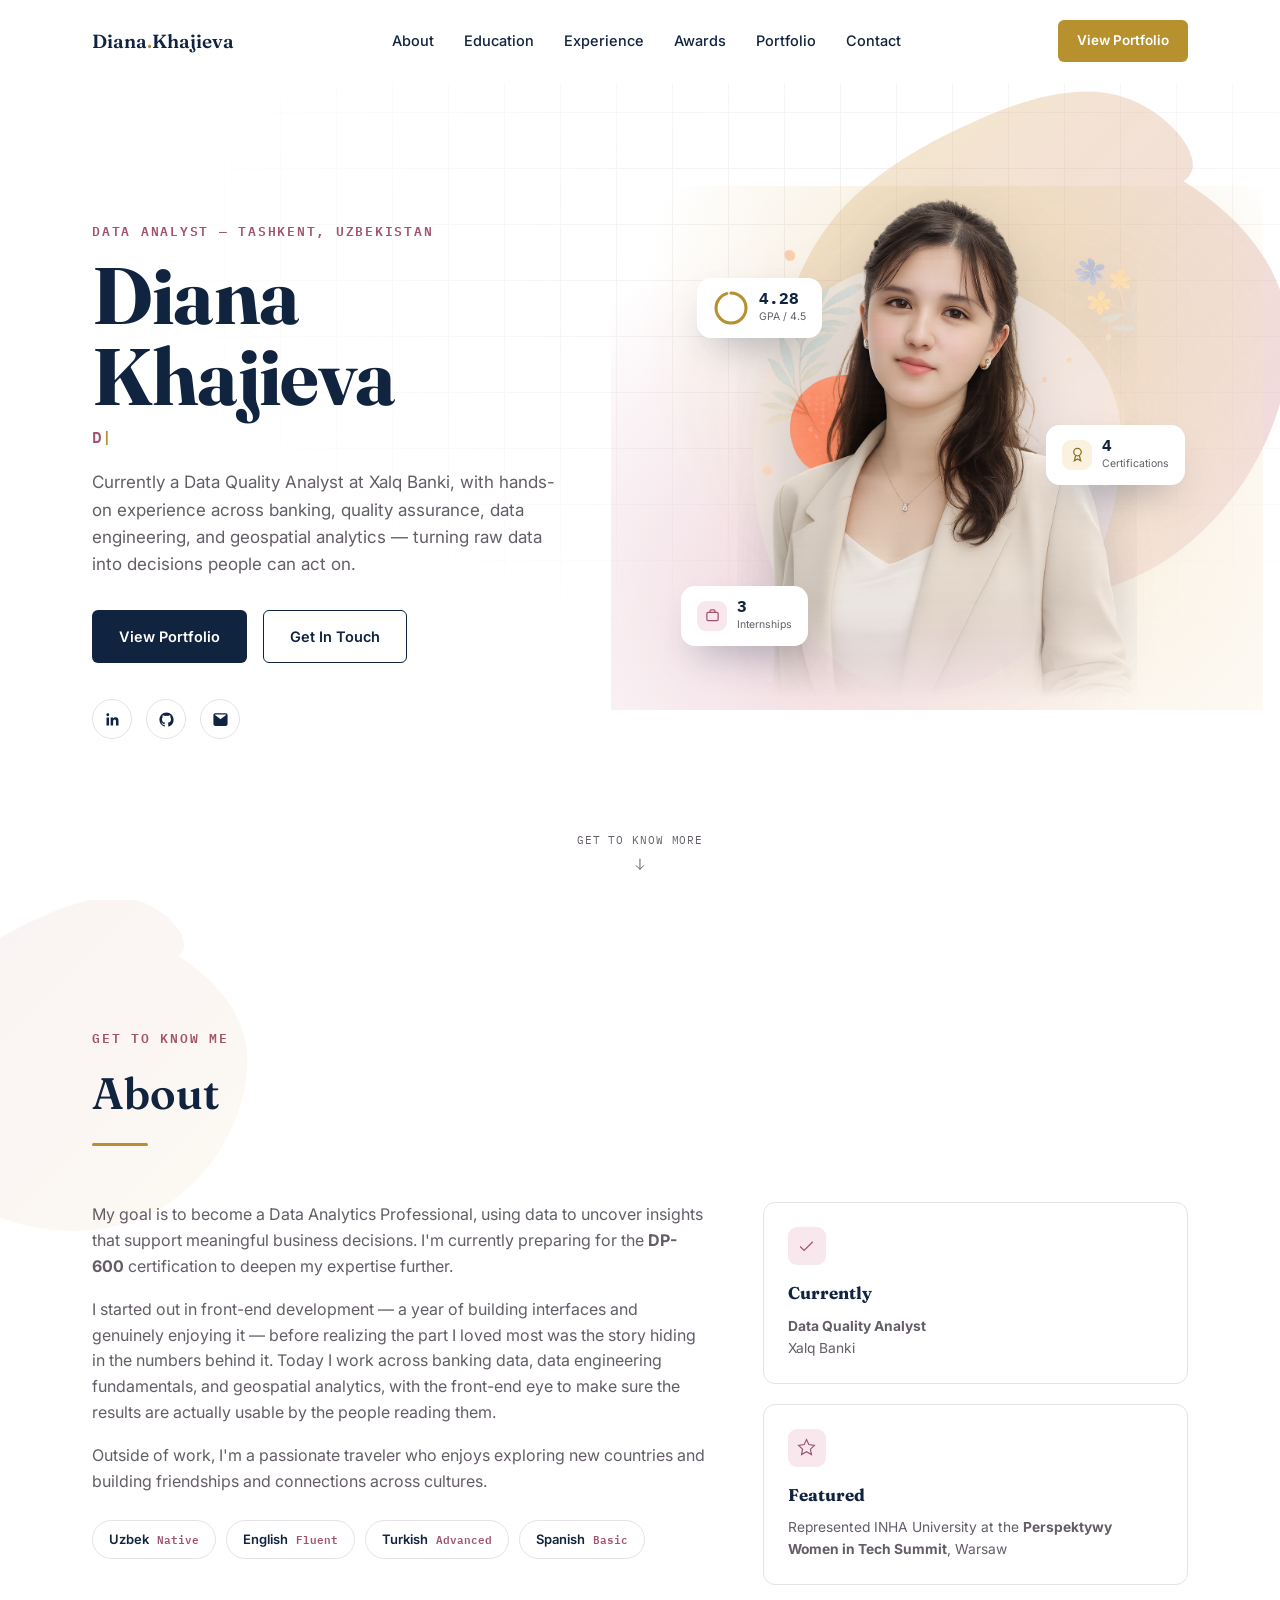
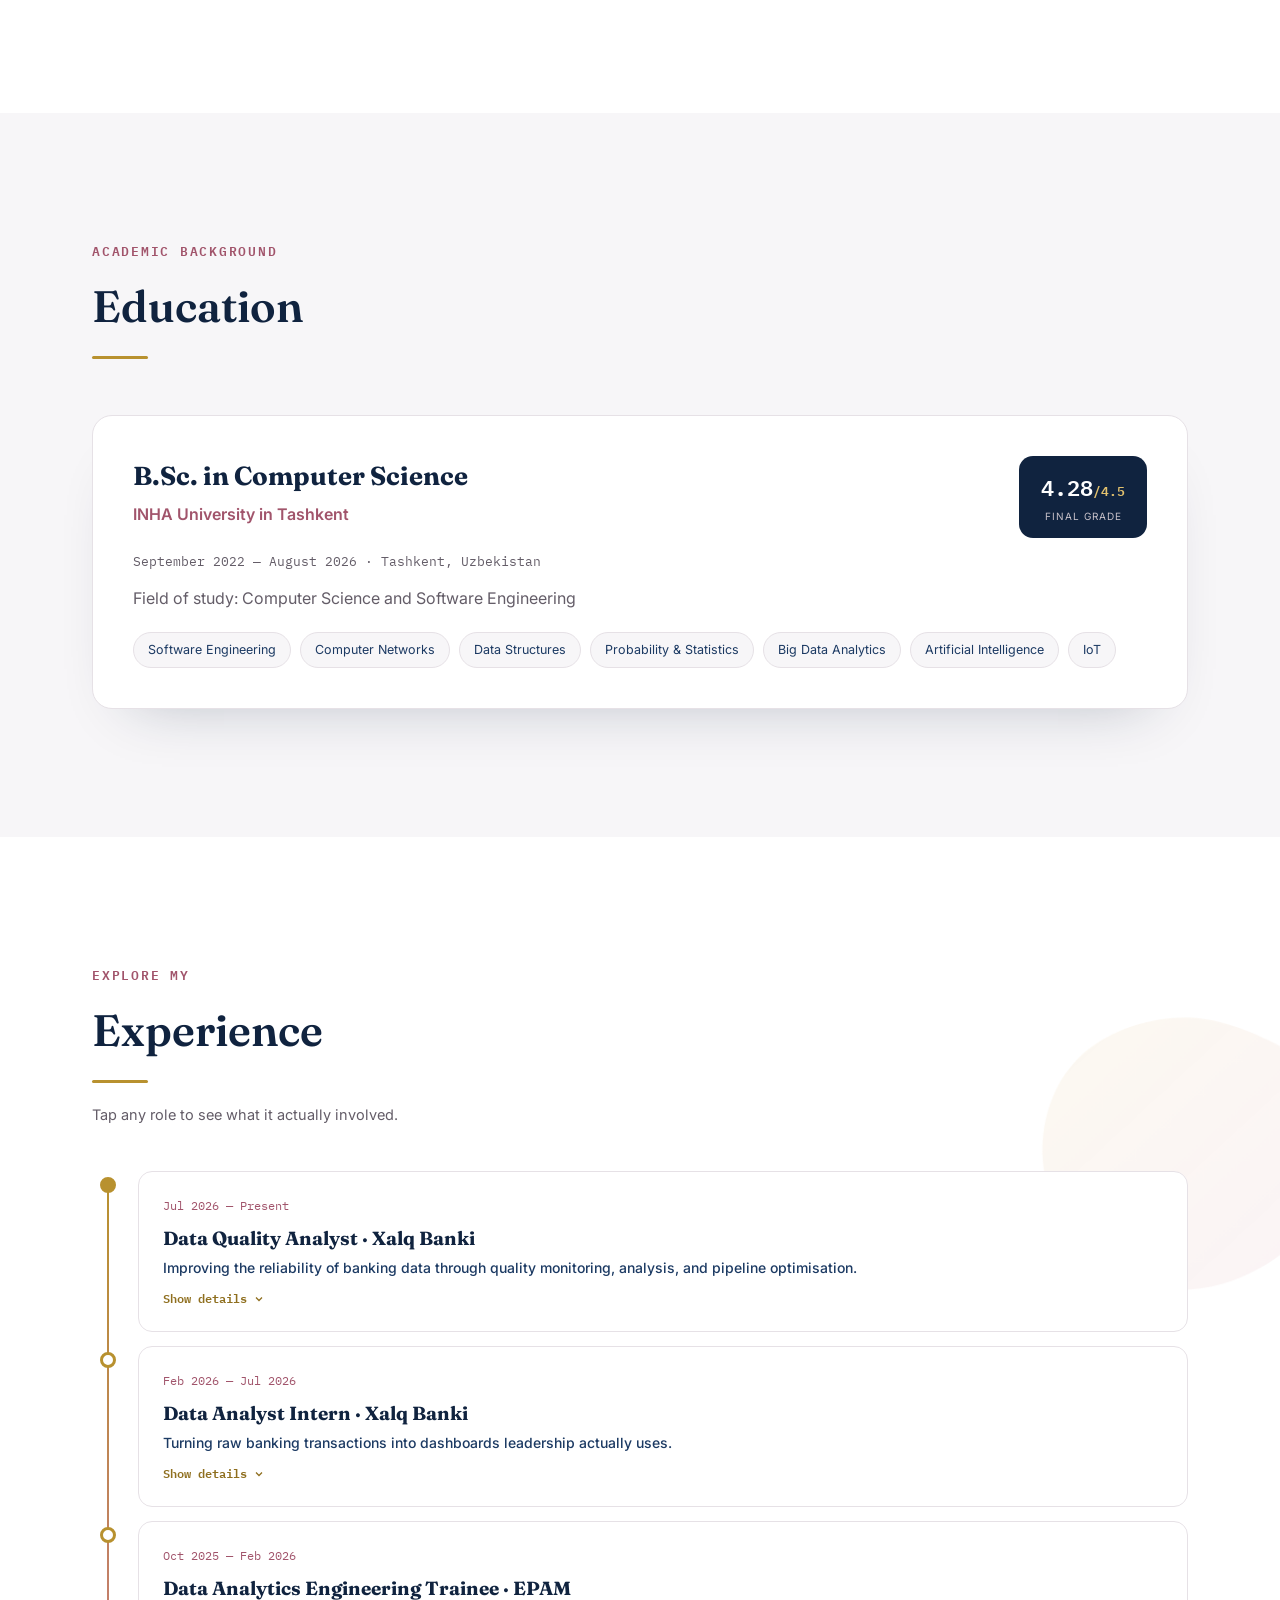
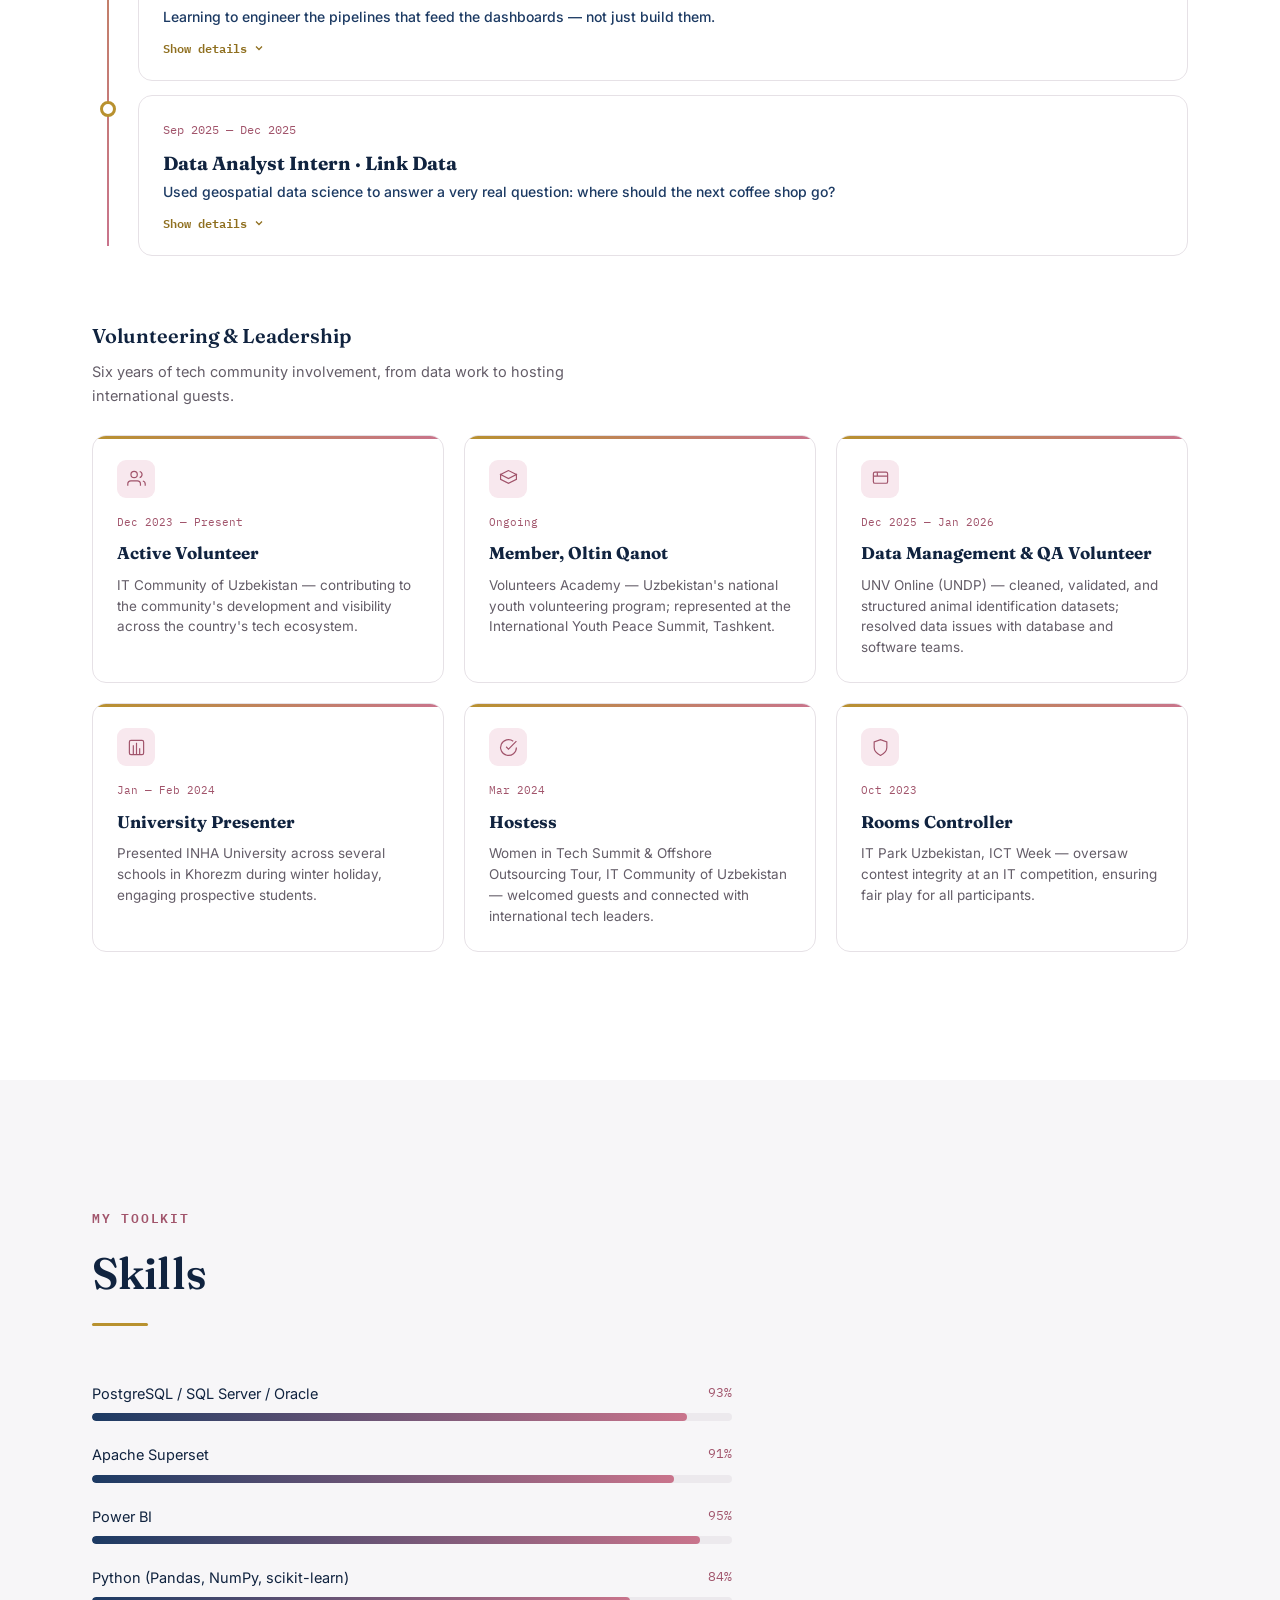
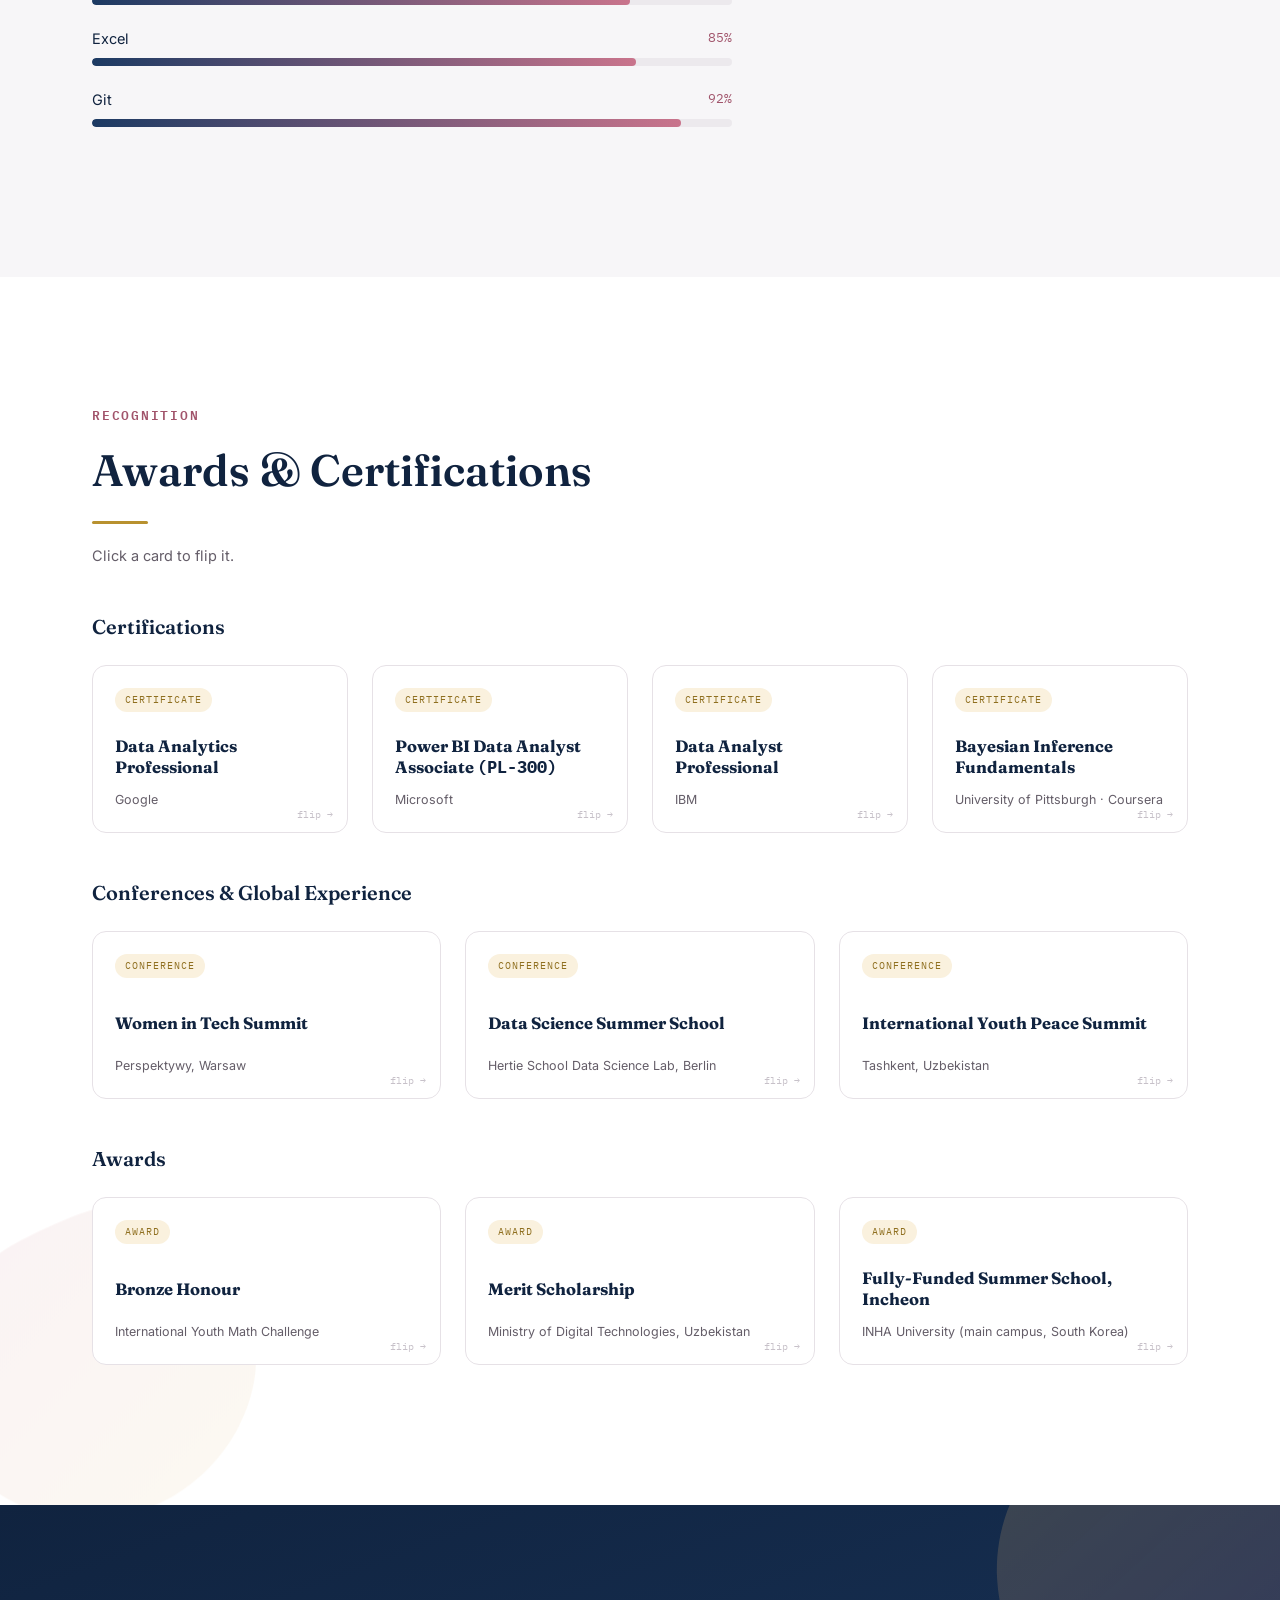
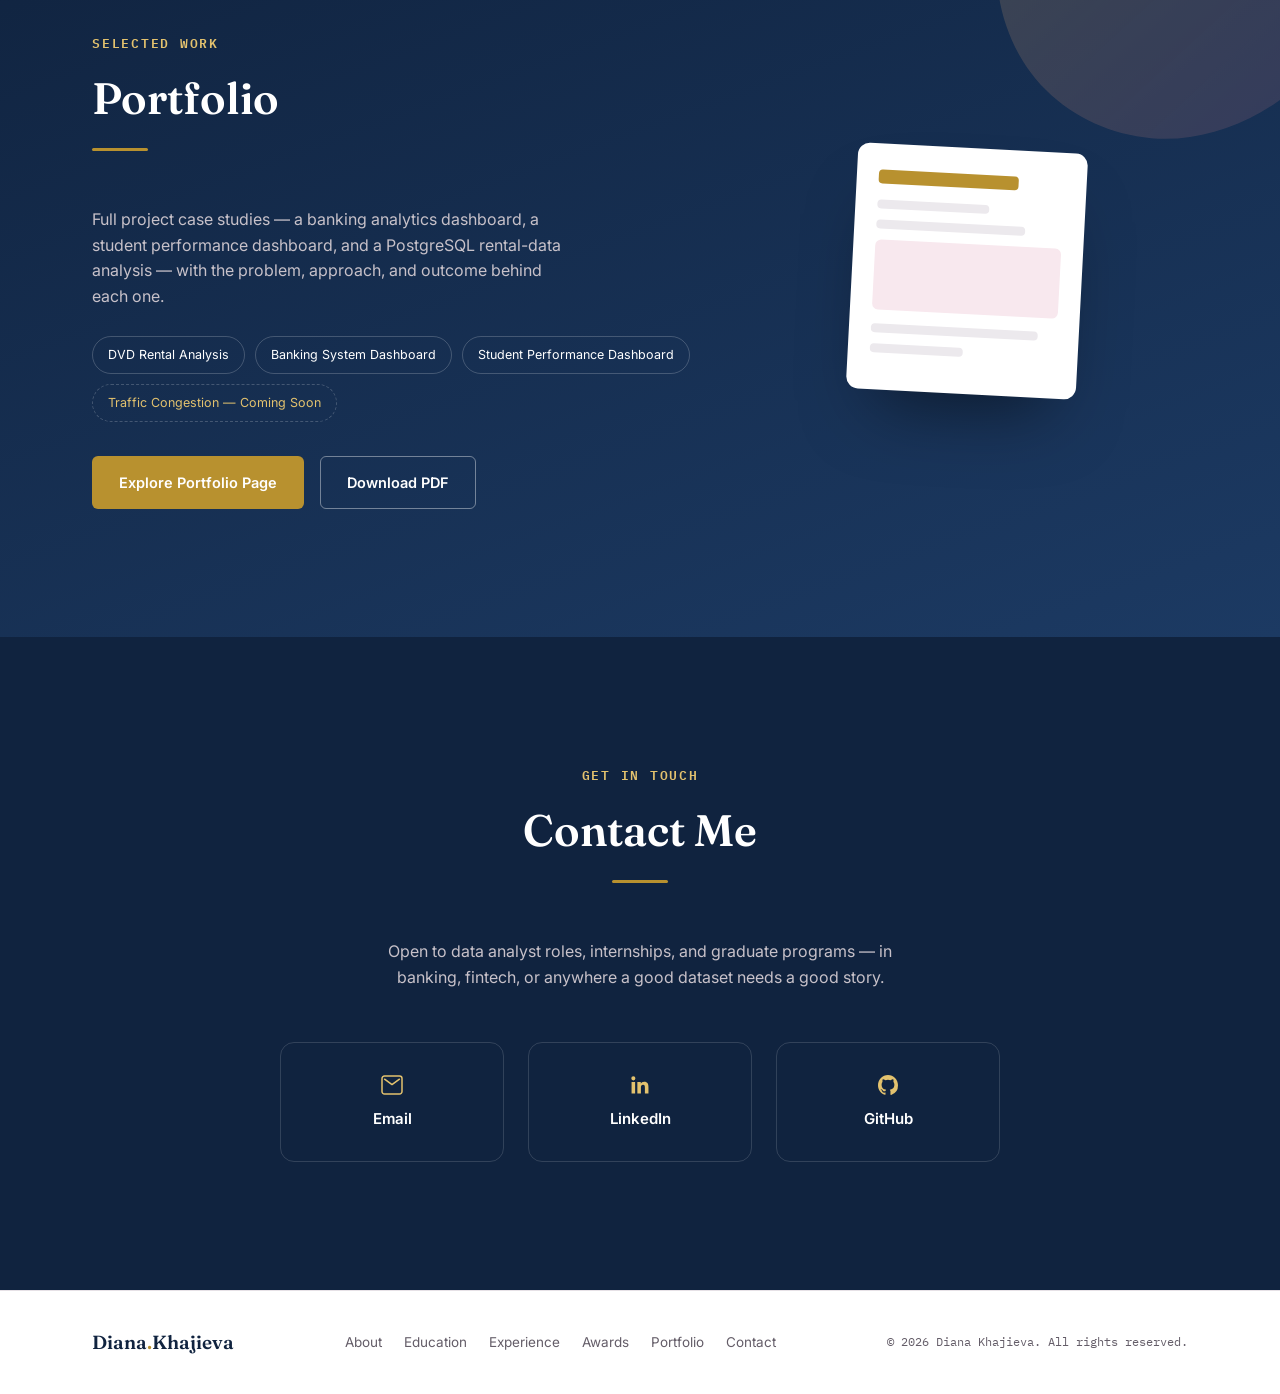
<file: index.html>
<!DOCTYPE html>
<html lang="en">
<head>
<meta charset="UTF-8" />
<meta name="viewport" content="width=device-width, initial-scale=1.0" />
<title>Diana Khajieva — Data Analyst</title>
<meta name="description" content="Diana Khajieva — Data Analyst. SQL, Python, Power BI. Portfolio, experience, and education." />
<link rel="preconnect" href="https://fonts.googleapis.com">
<link rel="preconnect" href="https://fonts.gstatic.com" crossorigin>
<link href="https://fonts.googleapis.com/css2?family=Fraunces:opsz,wght@9..144,500;9..144,600;9..144,700;9..144,900&family=Inter:wght@400;500;600;700&family=IBM+Plex+Mono:wght@400;500;600&display=swap" rel="stylesheet">
<link rel="stylesheet" href="style.css">
</head>
<body>

<div class="scroll-progress" id="scrollProgress"></div>

<!-- ===== Nav ===== -->
<header class="nav" id="nav">
  <div class="nav-inner">
    <a href="#top" class="nav-logo">Diana<span>.</span>Khajieva</a>

    <nav class="nav-links" id="navLinks">
      <a href="#about" class="nav-link" data-section="about">About</a>
      <a href="#education" class="nav-link" data-section="education">Education</a>
      <a href="#experience" class="nav-link" data-section="experience">Experience</a>
      <a href="#awards" class="nav-link" data-section="awards">Awards</a>
      <a href="portfolio.html" class="nav-link">Portfolio</a>
      <a href="#contact" class="nav-link" data-section="contact">Contact</a>
    </nav>

    <a href="portfolio.html" class="btn btn-small btn-gold nav-cta">View Portfolio</a>

    <button class="nav-toggle" id="navToggle" aria-label="Toggle menu" aria-expanded="false">
      <span></span><span></span><span></span>
    </button>
  </div>
</header>

<main id="top">

  <!-- ===== Hero ===== -->
  <section class="hero" id="hero">
    <div class="hero-grid-bg" aria-hidden="true"></div>
    <div class="hero-blob bg-blob blob-float" data-parallax="0.06" aria-hidden="true">
      <svg viewBox="0 0 200 200" xmlns="http://www.w3.org/2000/svg">
        <defs>
          <linearGradient id="heroBlobGrad" x1="0%" y1="0%" x2="100%" y2="100%">
            <stop offset="0%" stop-color="#e3c26e" stop-opacity="0.35"/>
            <stop offset="100%" stop-color="#c9748c" stop-opacity="0.28"/>
          </linearGradient>
        </defs>
        <path fill="url(#heroBlobGrad)" transform="translate(100 100)" d="M45.7,-58.4C59.9,-49.7,72.5,-36.9,76.9,-21.5C81.3,-6.1,77.5,11.9,69.4,27.4C61.3,42.9,48.9,55.9,34.2,63.6C19.5,71.3,2.5,73.7,-14.5,71.9C-31.5,70.1,-48.5,64.1,-60.6,52.3C-72.7,40.5,-79.9,22.9,-80.6,4.9C-81.3,-13.1,-75.5,-31.5,-64.5,-45.5C-53.5,-59.5,-37.3,-69.1,-20.6,-76.6C-3.9,-84.1,13.3,-89.5,27.9,-84.4C42.5,-79.3,54.5,-63.7,45.7,-58.4Z" />
      </svg>
    </div>

    <div class="hero-inner">
      <div class="hero-copy reveal">
        <p class="eyebrow">Data Analyst — Tashkent, Uzbekistan</p>
        <h1 class="hero-title">Diana<br>Khajieva</h1>
        <p class="hero-role"><span id="roleType"></span><span class="type-cursor">|</span></p>
        <p class="hero-sub">Currently a Data Quality Analyst at Xalq Banki, with hands-on experience across banking, quality assurance, data engineering, and geospatial analytics — turning raw data into decisions people can act on.</p>
        <div class="hero-actions">
          <a href="portfolio.html" class="btn btn-navy">View Portfolio</a>
          <a href="#contact" class="btn btn-outline">Get In Touch</a>
        </div>
        <div class="hero-socials">
          <a href="https://www.linkedin.com/in/diana-khajieva/" target="_blank" rel="noopener" aria-label="LinkedIn" class="social-icon">
            <svg viewBox="0 0 24 24" fill="currentColor"><path d="M20.45 20.45h-3.55v-5.57c0-1.33-.02-3.03-1.85-3.03-1.85 0-2.14 1.45-2.14 2.94v5.66H9.36V9h3.41v1.56h.05c.47-.9 1.64-1.85 3.37-1.85 3.6 0 4.27 2.37 4.27 5.46v6.28zM5.34 7.43a2.06 2.06 0 1 1 0-4.12 2.06 2.06 0 0 1 0 4.12zM7.12 20.45H3.56V9h3.56v11.45z"/></svg>
          </a>
          <a href="https://github.com/KhDyanne" target="_blank" rel="noopener" aria-label="GitHub" class="social-icon">
            <svg viewBox="0 0 24 24" fill="currentColor"><path d="M12 2C6.48 2 2 6.58 2 12.2c0 4.5 2.87 8.32 6.84 9.67.5.1.68-.22.68-.5 0-.24-.01-1.03-.01-1.87-2.78.62-3.37-1.22-3.37-1.22-.46-1.19-1.11-1.51-1.11-1.51-.9-.63.07-.62.07-.62 1 .07 1.53 1.05 1.53 1.05.89 1.56 2.34 1.11 2.91.85.09-.66.35-1.11.63-1.37-2.22-.26-4.56-1.14-4.56-5.06 0-1.12.39-2.03 1.03-2.75-.1-.26-.45-1.31.1-2.72 0 0 .84-.27 2.75 1.05a9.28 9.28 0 0 1 5 0c1.91-1.32 2.75-1.05 2.75-1.05.55 1.41.2 2.46.1 2.72.64.72 1.03 1.63 1.03 2.75 0 3.93-2.34 4.79-4.57 5.05.36.32.68.94.68 1.9 0 1.37-.01 2.47-.01 2.81 0 .27.18.6.69.5A10.02 10.02 0 0 0 22 12.2C22 6.58 17.52 2 12 2z"/></svg>
          </a>
          <a href="mailto:dianakhajieva@gmail.com" aria-label="Email" class="social-icon">
            <svg viewBox="0 0 24 24" fill="currentColor"><path d="M2 5.5A2.5 2.5 0 0 1 4.5 3h15A2.5 2.5 0 0 1 22 5.5v13a2.5 2.5 0 0 1-2.5 2.5h-15A2.5 2.5 0 0 1 2 18.5v-13Zm2.2.3 7.5 5.63a.5.5 0 0 0 .6 0l7.5-5.63A.6.6 0 0 0 19.4 5H4.6a.6.6 0 0 0-.4.8Z"/></svg>
          </a>
        </div>
      </div>

      <div class="hero-chart reveal">
        <div class="photo-halo" aria-hidden="true"></div>
        <div class="chart-card">
          <div class="hero-photo-wrap">
            <svg class="hero-blob-shape" viewBox="0 0 200 200" xmlns="http://www.w3.org/2000/svg">
              <defs>
                <linearGradient id="photoBlobGrad" x1="0%" y1="0%" x2="100%" y2="100%">
                  <stop offset="0%" stop-color="#e3c26e"/>
                  <stop offset="100%" stop-color="#c9748c"/>
                </linearGradient>
              </defs>
              <path transform="translate(100 100)" d="M44.8,-57.1C57.9,-49.4,68.5,-36.6,73.4,-21.6C78.3,-6.6,77.5,10.6,70.6,25.3C63.7,40,50.7,52.2,36,60.5C21.3,68.8,4.9,73.2,-11.7,71.8C-28.3,70.4,-45.1,63.2,-57.4,50.9C-69.7,38.6,-77.5,21.2,-78.6,3.1C-79.7,-15,-74.1,-33.8,-62.6,-46.9C-51.1,-60,-33.7,-67.4,-16.9,-70.2C-0.1,-73,17.1,-71.2,44.8,-57.1Z" />
            </svg>
            <img src="assets/myphoto_edited.png" alt="Diana Khajieva" class="hero-photo">

            <div class="stat-chip stat-chip-gpa">
              <svg class="ring-wrap" viewBox="0 0 36 36">
                <circle class="ring-bg" cx="18" cy="18" r="15" fill="none" stroke-width="3"/>
                <circle class="ring-fill" cx="18" cy="18" r="15" fill="none" stroke-width="3"
                  stroke-dasharray="94.25" stroke-dashoffset="94.25" data-offset="5.03"/>
              </svg>
              <div><b>4.28</b><span>GPA / 4.5</span></div>
            </div>

            <div class="stat-chip stat-chip-intern">
              <div class="chip-icon chip-icon-rose">
                <svg viewBox="0 0 24 24" fill="none" stroke="currentColor" stroke-width="2"><rect x="3" y="7" width="18" height="13" rx="2"/><path d="M8 7V5a2 2 0 0 1 2-2h4a2 2 0 0 1 2 2v2"/></svg>
              </div>
              <div><b>3</b><span>Internships</span></div>
            </div>

            <div class="stat-chip stat-chip-cert">
              <div class="chip-icon chip-icon-gold">
                <svg viewBox="0 0 24 24" fill="none" stroke="currentColor" stroke-width="2"><circle cx="12" cy="8" r="6"/><path d="M9 13.5 7 22l5-3 5 3-2-8.5"/></svg>
              </div>
              <div><b>4</b><span>Certifications</span></div>
            </div>
          </div>
        </div>
      </div>
    </div>

    <a href="#about" class="scroll-cue" aria-label="Scroll down">
      <span>Get To Know More</span>
      <svg viewBox="0 0 24 24" fill="none" stroke="currentColor" stroke-width="1.5"><path d="M12 4v16m0 0-6-6m6 6 6-6"/></svg>
    </a>
  </section>

  <!-- ===== About ===== -->
  <section class="section" id="about">
    <div class="bg-blob blob-float-slow" data-parallax="0.1" style="width:420px;height:420px;top:-8%;left:-10%;opacity:.5;" aria-hidden="true">
      <svg viewBox="0 0 200 200"><defs><linearGradient id="aboutBlobGrad" x1="0%" y1="0%" x2="100%" y2="100%"><stop offset="0%" stop-color="#c9748c" stop-opacity=".18"/><stop offset="100%" stop-color="#e3c26e" stop-opacity=".18"/></linearGradient></defs>
      <path fill="url(#aboutBlobGrad)" transform="translate(100 100)" d="M45.7,-58.4C59.9,-49.7,72.5,-36.9,76.9,-21.5C81.3,-6.1,77.5,11.9,69.4,27.4C61.3,42.9,48.9,55.9,34.2,63.6C19.5,71.3,2.5,73.7,-14.5,71.9C-31.5,70.1,-48.5,64.1,-60.6,52.3C-72.7,40.5,-79.9,22.9,-80.6,4.9C-81.3,-13.1,-75.5,-31.5,-64.5,-45.5C-53.5,-59.5,-37.3,-69.1,-20.6,-76.6C-3.9,-84.1,13.3,-89.5,27.9,-84.4C42.5,-79.3,54.5,-63.7,45.7,-58.4Z"/></svg>
    </div>
    <div class="section-inner">
      <p class="eyebrow reveal">Get To Know Me</p>
      <h2 class="section-title reveal">About</h2>

      <div class="about-grid">
        <div class="about-content reveal">
          <p class="about-text">
            My goal is to become a Data Analytics Professional, using data to uncover insights that support meaningful business decisions. I'm currently preparing for the <strong>DP-600</strong> certification to deepen my expertise further.
          </p>
          <p class="about-text">
            I started out in front-end development — a year of building interfaces and genuinely enjoying it — before realizing the part I loved most was the story hiding in the numbers behind it. Today I work across banking data, data engineering fundamentals, and geospatial analytics, with the front-end eye to make sure the results are actually usable by the people reading them.
          </p>
          <p class="about-text">
            Outside of work, I'm a passionate traveler who enjoys exploring new countries and building friendships and connections across cultures.
          </p>

          <div class="lang-row">
            <span class="lang-chip">Uzbek <em>Native</em></span>
            <span class="lang-chip">English <em>Fluent</em></span>
            <span class="lang-chip">Turkish <em>Advanced</em></span>
            <span class="lang-chip">Spanish <em>Basic</em></span>
          </div>
        </div>

        <div class="about-side reveal">
          <div class="info-card">
            <div class="info-card-icon">
              <svg viewBox="0 0 24 24" fill="none" stroke="currentColor" stroke-width="1.5"><path d="M20 6 9 17l-5-5"/></svg>
            </div>
            <h3>Currently</h3>
            <p><strong>Data Quality Analyst</strong><br>Xalq Banki</p>
          </div>
          <div class="info-card">
            <div class="info-card-icon">
              <svg viewBox="0 0 24 24" fill="none" stroke="currentColor" stroke-width="1.5"><path d="m12 2 2.9 6.26L22 9.27l-5 4.87L18.2 21 12 17.27 5.8 21 7 14.14l-5-4.87 7.1-1.01L12 2Z"/></svg>
            </div>
            <h3>Featured</h3>
            <p>Represented INHA University at the <strong>Perspektywy Women in Tech Summit</strong>, Warsaw</p>
          </div>
        </div>
      </div>
    </div>
  </section>

  <!-- ===== Education ===== -->
  <section class="section section-alt" id="education">
    <div class="section-inner">
      <p class="eyebrow reveal">Academic Background</p>
      <h2 class="section-title reveal">Education</h2>

      <div class="edu-card reveal">
        <div class="edu-card-head">
          <div>
            <h3>B.Sc. in Computer Science</h3>
            <p class="edu-org">INHA University in Tashkent</p>
          </div>
          <div class="edu-grade">
            <span class="mono">4.28<em>/4.5</em></span>
            <span class="edu-grade-label">Final Grade</span>
          </div>
        </div>
        <p class="edu-dates mono">September 2022 — August 2026 · Tashkent, Uzbekistan</p>
        <p class="edu-field">Field of study: Computer Science and Software Engineering</p>
        <div class="subject-tags">
          <span class="tag-outline">Software Engineering</span>
          <span class="tag-outline">Computer Networks</span>
          <span class="tag-outline">Data Structures</span>
          <span class="tag-outline">Probability &amp; Statistics</span>
          <span class="tag-outline">Big Data Analytics</span>
          <span class="tag-outline">Artificial Intelligence</span>
          <span class="tag-outline">IoT</span>
        </div>
      </div>
    </div>
  </section>

  <!-- ===== Experience ===== -->
  <section class="section" id="experience">
    <div class="bg-blob blob-float" data-parallax="0.12" style="width:380px;height:380px;top:10%;right:-8%;opacity:.5;" aria-hidden="true">
      <svg viewBox="0 0 200 200"><defs><linearGradient id="expBlobGrad" x1="0%" y1="0%" x2="100%" y2="100%"><stop offset="0%" stop-color="#e3c26e" stop-opacity=".2"/><stop offset="100%" stop-color="#c9748c" stop-opacity=".16"/></linearGradient></defs>
      <path fill="url(#expBlobGrad)" transform="translate(100 100)" d="M44.8,-57.1C57.9,-49.4,68.5,-36.6,73.4,-21.6C78.3,-6.6,77.5,10.6,70.6,25.3C63.7,40,50.7,52.2,36,60.5C21.3,68.8,4.9,73.2,-11.7,71.8C-28.3,70.4,-45.1,63.2,-57.4,50.9C-69.7,38.6,-77.5,21.2,-78.6,3.1C-79.7,-15,-74.1,-33.8,-62.6,-46.9C-51.1,-60,-33.7,-67.4,-16.9,-70.2C-0.1,-73,17.1,-71.2,44.8,-57.1Z"/></svg>
    </div>
    <div class="section-inner">
      <p class="eyebrow reveal">Explore My</p>
      <h2 class="section-title reveal">Experience</h2>
      <p class="reveal" style="color:var(--gray-600); margin-top:-36px; margin-bottom:44px; max-width:520px; font-size:14.5px;">Tap any role to see what it actually involved.</p>


      <div class="timeline">
        <div class="timeline-item reveal">
          <div class="timeline-dot"></div>
          <div class="timeline-content">
            <span class="timeline-date mono">Jul 2026 — Present</span>
            <h3>Data Quality Analyst · Xalq Banki</h3>
            <p class="timeline-summary">Improving the reliability of banking data through quality monitoring, analysis, and pipeline optimisation.</p>
            <span class="timeline-toggle">Show details <svg viewBox="0 0 24 24" fill="none" stroke="currentColor" stroke-width="2.5"><path d="m6 9 6 6 6-6"/></svg></span>
              <ul class="timeline-details">
                <li>Monitored data quality checks across 7+ banking domains, investigating inconsistencies and resolving data issues</li>
                <li>Analysed banking data quality using SQL and developed Apache Superset dashboards to track check success and failure rates</li>
                <li>Evaluated Airflow DAG and task performance to identify pipeline bottlenecks, reducing overall ETL runtime by 40%</li>
              </ul>
          </div>
        </div>


        <div class="timeline-item reveal">
          <div class="timeline-dot"></div>
          <div class="timeline-content">
            <span class="timeline-date mono">Feb 2026 — Jul 2026</span>
            <h3>Data Analyst Intern · Xalq Banki</h3>
            <p class="timeline-summary">Turning raw banking transactions into dashboards leadership actually uses.</p>
            <span class="timeline-toggle">Show details <svg viewBox="0 0 24 24" fill="none" stroke="currentColor" stroke-width="2.5"><path d="m6 9 6 6 6-6"/></svg></span>
            <ul class="timeline-details">
              <li>Analyzed banking transaction and customer data using PostgreSQL, preparing validated datasets for reporting and investigation</li>
              <li>Built dashboards in Apache Superset and recurring Excel reports to monitor KPIs and detect anomalies</li>
              <li>Turned cross-team analysis requests into SQL queries and clear, actionable conclusions</li>
            </ul>
          </div>
        </div>

        <div class="timeline-item reveal">
          <div class="timeline-dot"></div>
          <div class="timeline-content">
            <span class="timeline-date mono">Oct 2025 — Feb 2026</span>
            <h3>Data Analytics Engineering Trainee · EPAM</h3>
            <p class="timeline-summary">Learning to engineer the pipelines that feed the dashboards — not just build them.</p>
            <span class="timeline-toggle">Show details <svg viewBox="0 0 24 24" fill="none" stroke="currentColor" stroke-width="2.5"><path d="m6 9 6 6 6-6"/></svg></span>
            <ul class="timeline-details">
              <li>Strengthened practical skills in SQL, Python, and data engineering through hands-on tasks and guided projects</li>
              <li>Worked with data warehouse fundamentals, ETL logic, and pipeline design following industry-standard practices</li>
              <li>Built foundational experience with cloud-based analytics using AWS services</li>
            </ul>
          </div>
        </div>

        <div class="timeline-item reveal">
          <div class="timeline-dot"></div>
          <div class="timeline-content">
            <span class="timeline-date mono">Sep 2025 — Dec 2025</span>
            <h3>Data Analyst Intern · Link Data</h3>
            <p class="timeline-summary">Used geospatial data science to answer a very real question: where should the next coffee shop go?</p>
            <span class="timeline-toggle">Show details <svg viewBox="0 0 24 24" fill="none" stroke="currentColor" stroke-width="2.5"><path d="m6 9 6 6 6-6"/></svg></span>
            <ul class="timeline-details">
              <li>Performed exploratory and spatial data analysis using OpenStreetMap datasets and Python-based GIS libraries</li>
              <li>Developed applied regression and clustering models to identify optimal locations for new coffee shops</li>
              <li>Processed, cleaned, and integrated geospatial layers to support data-driven decisions</li>
            </ul>
          </div>
        </div>
      </div>

      <div class="volunteer-block reveal">
        <h3 class="skill-group-title">Volunteering &amp; Leadership</h3>
        <p style="color:var(--gray-600); margin-top:-14px; margin-bottom:28px; max-width:560px; font-size:14.5px;">Six years of tech community involvement, from data work to hosting international guests.</p>
        <div class="volunteer-grid volunteer-grid-3">

          <div class="volunteer-card">
            <div class="volunteer-card-icon">
              <svg viewBox="0 0 24 24" fill="none" stroke="currentColor" stroke-width="1.5"><path d="M17 21v-2a4 4 0 0 0-4-4H5a4 4 0 0 0-4 4v2"/><circle cx="9" cy="7" r="4"/><path d="M23 21v-2a4 4 0 0 0-3-3.87M16 3.13a4 4 0 0 1 0 7.75"/></svg>
            </div>
            <span class="mono vol-date">Dec 2023 — Present</span>
            <h3>Active Volunteer</h3>
            <p>IT Community of Uzbekistan — contributing to the community's development and visibility across the country's tech ecosystem.</p>
          </div>

          <div class="volunteer-card">
            <div class="volunteer-card-icon">
              <svg viewBox="0 0 24 24" fill="none" stroke="currentColor" stroke-width="1.5"><path d="M12 2 2 7l10 5 10-5-10-5Zm0 10 10-5v6l-10 5-10-5V7l10 5Z"/></svg>
            </div>
            <span class="mono vol-date">Ongoing</span>
            <h3>Member, Oltin Qanot</h3>
            <p>Volunteers Academy — Uzbekistan's national youth volunteering program; represented at the International Youth Peace Summit, Tashkent.</p>
          </div>

          <div class="volunteer-card">
            <div class="volunteer-card-icon">
              <svg viewBox="0 0 24 24" fill="none" stroke="currentColor" stroke-width="1.5"><rect x="3" y="4" width="18" height="14" rx="2"/><path d="M3 9h18M8 4v5"/></svg>
            </div>
            <span class="mono vol-date">Dec 2025 — Jan 2026</span>
            <h3>Data Management &amp; QA Volunteer</h3>
            <p>UNV Online (UNDP) — cleaned, validated, and structured animal identification datasets; resolved data issues with database and software teams.</p>
          </div>

          <div class="volunteer-card">
            <div class="volunteer-card-icon">
              <svg viewBox="0 0 24 24" fill="none" stroke="currentColor" stroke-width="1.5"><rect x="3" y="3" width="18" height="18" rx="2"/><path d="M8 21V9M16 21V13M12 21V6"/></svg>
            </div>
            <span class="mono vol-date">Jan — Feb 2024</span>
            <h3>University Presenter</h3>
            <p>Presented INHA University across several schools in Khorezm during winter holiday, engaging prospective students.</p>
          </div>

          <div class="volunteer-card">
            <div class="volunteer-card-icon">
              <svg viewBox="0 0 24 24" fill="none" stroke="currentColor" stroke-width="1.5"><path d="M22 12a10 10 0 1 1-4-8"/><path d="M22 4 12 14l-3-3"/></svg>
            </div>
            <span class="mono vol-date">Mar 2024</span>
            <h3>Hostess</h3>
            <p>Women in Tech Summit &amp; Offshore Outsourcing Tour, IT Community of Uzbekistan — welcomed guests and connected with international tech leaders.</p>
          </div>

          <div class="volunteer-card">
            <div class="volunteer-card-icon">
              <svg viewBox="0 0 24 24" fill="none" stroke="currentColor" stroke-width="1.5"><path d="M12 22s8-4 8-10V5l-8-3-8 3v7c0 6 8 10 8 10Z"/></svg>
            </div>
            <span class="mono vol-date">Oct 2023</span>
            <h3>Rooms Controller</h3>
            <p>IT Park Uzbekistan, ICT Week — oversaw contest integrity at an IT competition, ensuring fair play for all participants.</p>
          </div>

        </div>
      </div>
    </div>
  </section>

  <!-- ===== Skills ===== -->
  <section class="section section-alt" id="skills">
    <div class="section-inner">
      <p class="eyebrow reveal">My Toolkit</p>
      <h2 class="section-title reveal">Skills</h2>
      <div class="skills-grid-single reveal">
        <div class="skill-bar" data-level="93"><div class="skill-bar-head"><span>PostgreSQL / SQL Server / Oracle</span><span class="mono skill-pct">93%</span></div><div class="skill-track"><div class="skill-fill"></div></div></div>
        <div class="skill-bar" data-level="91"><div class="skill-bar-head"><span>Apache Superset</span><span class="mono skill-pct">91%</span></div><div class="skill-track"><div class="skill-fill"></div></div></div>
        <div class="skill-bar" data-level="95"><div class="skill-bar-head"><span>Power BI</span><span class="mono skill-pct">95%</span></div><div class="skill-track"><div class="skill-fill"></div></div></div>
        <div class="skill-bar" data-level="84"><div class="skill-bar-head"><span>Python (Pandas, NumPy, scikit-learn)</span><span class="mono skill-pct">84%</span></div><div class="skill-track"><div class="skill-fill"></div></div></div>
        <div class="skill-bar" data-level="85"><div class="skill-bar-head"><span>Excel</span><span class="mono skill-pct">85%</span></div><div class="skill-track"><div class="skill-fill"></div></div></div>
        <div class="skill-bar" data-level="92"><div class="skill-bar-head"><span>Git</span><span class="mono skill-pct">92%</span></div><div class="skill-track"><div class="skill-fill"></div></div></div>
      </div>
    </div>
  </section>

  <!-- ===== Awards & Certifications ===== -->
  <section class="section" id="awards">
    <div class="bg-blob blob-float-slow" data-parallax="0.08" style="width:400px;height:400px;bottom:-10%;left:-8%;opacity:.5;" aria-hidden="true">
      <svg viewBox="0 0 200 200"><defs><linearGradient id="awardsBlobGrad" x1="0%" y1="0%" x2="100%" y2="100%"><stop offset="0%" stop-color="#c9748c" stop-opacity=".18"/><stop offset="100%" stop-color="#e3c26e" stop-opacity=".18"/></linearGradient></defs>
      <path fill="url(#awardsBlobGrad)" transform="translate(100 100)" d="M45.3,-58.3C59.5,-49.5,72.2,-36.5,76.9,-21.1C81.6,-5.6,78.3,12.3,70.4,27.6C62.5,42.9,50,55.6,35.4,63.6C20.8,71.6,4,74.9,-12.9,73.4C-29.8,71.9,-46.8,65.6,-58.4,53.6C-70,41.7,-76.2,24.1,-77.6,6.1C-79,-11.9,-75.6,-30.3,-65.6,-43.8C-55.6,-57.3,-39,-65.9,-22.7,-73.1C-6.4,-80.3,9.6,-86.1,24.4,-81.9C39.2,-77.7,52.8,-63.5,45.3,-58.3Z"/></svg>
    </div>
    <div class="section-inner">
      <p class="eyebrow reveal">Recognition</p>
      <h2 class="section-title reveal">Awards &amp; Certifications</h2>
      <p class="reveal" style="color:var(--gray-600); margin-top:-36px; margin-bottom:44px; max-width:520px; font-size:14.5px;">Click a card to flip it.</p>

      <h3 class="skill-group-title reveal badge-category-title">Certifications</h3>
      <div class="badge-grid badge-grid-4">
        <div class="badge-card reveal">
          <div class="badge-card-inner">
            <div class="badge-front">
              <span class="badge-tag mono">Certificate</span>
              <h3>Data Analytics Professional</h3>
              <p class="badge-org">Google</p>
              <span class="badge-flip-hint">flip →</span>
            </div>
            <div class="badge-back"><p class="badge-desc">Hands-on training in cleaning, analyzing, and visualizing data using SQL, R, Excel, and Tableau. October 2025.</p></div>
          </div>
        </div>
        <div class="badge-card reveal">
          <div class="badge-card-inner">
            <div class="badge-front">
              <span class="badge-tag mono">Certificate</span>
              <h3>Power BI Data Analyst Associate <span class="mono">(PL-300)</span></h3>
              <p class="badge-org">Microsoft</p>
              <span class="badge-flip-hint">flip →</span>
            </div>
            <div class="badge-back"><p class="badge-desc">Certified for preparing, modeling, visualizing, and analyzing data with Power BI. August 2025.</p></div>
          </div>
        </div>
        <div class="badge-card reveal">
          <div class="badge-card-inner">
            <div class="badge-front">
              <span class="badge-tag mono">Certificate</span>
              <h3>Data Analyst Professional</h3>
              <p class="badge-org">IBM</p>
              <span class="badge-flip-hint">flip →</span>
            </div>
            <div class="badge-back"><p class="badge-desc">Covers data analysis, visualization, and dashboards using Excel, SQL, Python, and IBM Cognos Analytics. May 2025.</p></div>
          </div>
        </div>
        <div class="badge-card reveal">
          <div class="badge-card-inner">
            <div class="badge-front">
              <span class="badge-tag mono">Certificate</span>
              <h3>Bayesian Inference Fundamentals</h3>
              <p class="badge-org">University of Pittsburgh · Coursera</p>
              <span class="badge-flip-hint">flip →</span>
            </div>
            <div class="badge-back"><p class="badge-desc">Completed an online course in Bayesian statistical methods, authorized by the University of Pittsburgh. July 2026.</p></div>
          </div>
        </div>
      </div>

      <h3 class="skill-group-title reveal badge-category-title">Conferences &amp; Global Experience</h3>
      <div class="badge-grid">
        <div class="badge-card reveal">
          <div class="badge-card-inner">
            <div class="badge-front">
              <span class="badge-tag mono">Conference</span>
              <h3>Women in Tech Summit</h3>
              <p class="badge-org">Perspektywy, Warsaw</p>
              <span class="badge-flip-hint">flip →</span>
            </div>
            <div class="badge-back"><p class="badge-desc">Represented INHA University; workshops and talks on innovation and women's leadership in tech. June 2025.</p></div>
          </div>
        </div>
        <div class="badge-card reveal">
          <div class="badge-card-inner">
            <div class="badge-front">
              <span class="badge-tag mono">Conference</span>
              <h3>Data Science Summer School</h3>
              <p class="badge-org">Hertie School Data Science Lab, Berlin</p>
              <span class="badge-flip-hint">flip →</span>
            </div>
            <div class="badge-back"><p class="badge-desc">Selected for the DS3 intensive summer program at the Hertie School Data Science Lab. August 2025.</p></div>
          </div>
        </div>
        <div class="badge-card reveal">
          <div class="badge-card-inner">
            <div class="badge-front">
              <span class="badge-tag mono">Conference</span>
              <h3>International Youth Peace Summit</h3>
              <p class="badge-org">Tashkent, Uzbekistan</p>
              <span class="badge-flip-hint">flip →</span>
            </div>
            <div class="badge-back"><p class="badge-desc">Recognized for active participation in youth dialogue and cooperation, alongside Oltin Qanot Volunteers Academy. May 2026.</p></div>
          </div>
        </div>
      </div>

      <h3 class="skill-group-title reveal badge-category-title">Awards</h3>
      <div class="badge-grid">
        <div class="badge-card reveal">
          <div class="badge-card-inner">
            <div class="badge-front">
              <span class="badge-tag mono">Award</span>
              <h3>Bronze Honour</h3>
              <p class="badge-org">International Youth Math Challenge</p>
              <span class="badge-flip-hint">flip →</span>
            </div>
            <div class="badge-back"><p class="badge-desc">Top 15% of contestants worldwide, out of entrants from 100+ countries. February 2025.</p></div>
          </div>
        </div>
        <div class="badge-card reveal">
          <div class="badge-card-inner">
            <div class="badge-front">
              <span class="badge-tag mono">Award</span>
              <h3>Merit Scholarship</h3>
              <p class="badge-org">Ministry of Digital Technologies, Uzbekistan</p>
              <span class="badge-flip-hint">flip →</span>
            </div>
            <div class="badge-back"><p class="badge-desc">One of 173 students nationwide selected; covers 10 months of study to support growth in digital technologies. November 2024.</p></div>
          </div>
        </div>
        <div class="badge-card reveal">
          <div class="badge-card-inner">
            <div class="badge-front">
              <span class="badge-tag mono">Award</span>
              <h3>Fully-Funded Summer School, Incheon</h3>
              <p class="badge-org">INHA University (main campus, South Korea)</p>
              <span class="badge-flip-hint">flip →</span>
            </div>
            <div class="badge-back"><p class="badge-desc">Awarded by INHA University for high academic achievement, funding a summer program at its Incheon home campus.</p></div>
          </div>
        </div>
      </div>
    </div>
  </section>

  <!-- ===== Portfolio CTA ===== -->
  <section class="section section-portfolio" id="portfolio">
    <div class="bg-blob blob-float" data-parallax="0.1" style="width:460px;height:460px;top:-15%;right:-10%;opacity:.4;" aria-hidden="true">
      <svg viewBox="0 0 200 200"><defs><linearGradient id="pfBlobGrad" x1="0%" y1="0%" x2="100%" y2="100%"><stop offset="0%" stop-color="#e3c26e" stop-opacity=".5"/><stop offset="100%" stop-color="#c9748c" stop-opacity=".4"/></linearGradient></defs>
      <path fill="url(#pfBlobGrad)" transform="translate(100 100)" d="M44.8,-57.1C57.9,-49.4,68.5,-36.6,73.4,-21.6C78.3,-6.6,77.5,10.6,70.6,25.3C63.7,40,50.7,52.2,36,60.5C21.3,68.8,4.9,73.2,-11.7,71.8C-28.3,70.4,-45.1,63.2,-57.4,50.9C-69.7,38.6,-77.5,21.2,-78.6,3.1C-79.7,-15,-74.1,-33.8,-62.6,-46.9C-51.1,-60,-33.7,-67.4,-16.9,-70.2C-0.1,-73,17.1,-71.2,44.8,-57.1Z"/></svg>
    </div>
    <div class="section-inner portfolio-inner">
      <div class="portfolio-copy reveal">
        <p class="eyebrow">Selected Work</p>
        <h2 class="section-title">Portfolio</h2>
        <p class="portfolio-lede">Full project case studies — a banking analytics dashboard, a student performance dashboard, and a PostgreSQL rental-data analysis — with the problem, approach, and outcome behind each one.</p>

        <div class="mini-projects">
          <span class="mini-tag">DVD Rental Analysis</span>
          <span class="mini-tag">Banking System Dashboard</span>
          <span class="mini-tag">Student Performance Dashboard</span>
          <span class="mini-tag mini-tag-soon">Traffic Congestion — Coming Soon</span>
        </div>

        <div class="portfolio-actions">
          <a href="portfolio.html" class="btn btn-navy">Explore Portfolio Page</a>
          <a href="assets/Diana_Khajieva_Portfolio.pdf" class="btn btn-outline" download>Download PDF</a>
        </div>
      </div>
      <div class="portfolio-doc-preview reveal" aria-hidden="true">
        <div class="doc-mock">
          <div class="doc-mock-line doc-mock-title"></div>
          <div class="doc-mock-line" style="width:60%"></div>
          <div class="doc-mock-line" style="width:80%"></div>
          <div class="doc-mock-thumb"></div>
          <div class="doc-mock-line" style="width:90%"></div>
          <div class="doc-mock-line" style="width:50%"></div>
        </div>
      </div>
    </div>
  </section>

  <!-- ===== Contact ===== -->
  <section class="section section-contact" id="contact">
    <div class="section-inner">
      <p class="eyebrow reveal">Get In Touch</p>
      <h2 class="section-title reveal">Contact Me</h2>
      <p class="contact-lede reveal">Open to data analyst roles, internships, and graduate programs — in banking, fintech, or anywhere a good dataset needs a good story.</p>

      <div class="contact-grid reveal">
        <a href="mailto:dianakhajieva@gmail.com" class="contact-card">
          <svg viewBox="0 0 24 24" fill="none" stroke="currentColor" stroke-width="1.5"><path d="M2 5.5A2.5 2.5 0 0 1 4.5 3h15A2.5 2.5 0 0 1 22 5.5v13a2.5 2.5 0 0 1-2.5 2.5h-15A2.5 2.5 0 0 1 2 18.5v-13Zm2.2.3 7.5 5.63a.5.5 0 0 0 .6 0l7.5-5.63"/></svg>
          <span>Email</span>
        </a>
        <a href="https://www.linkedin.com/in/diana-khajieva/" target="_blank" rel="noopener" class="contact-card">
          <svg viewBox="0 0 24 24" fill="currentColor"><path d="M20.45 20.45h-3.55v-5.57c0-1.33-.02-3.03-1.85-3.03-1.85 0-2.14 1.45-2.14 2.94v5.66H9.36V9h3.41v1.56h.05c.47-.9 1.64-1.85 3.37-1.85 3.6 0 4.27 2.37 4.27 5.46v6.28zM5.34 7.43a2.06 2.06 0 1 1 0-4.12 2.06 2.06 0 0 1 0 4.12zM7.12 20.45H3.56V9h3.56v11.45z"/></svg>
          <span>LinkedIn</span>
        </a>
        <a href="https://github.com/dianakhajieva" target="_blank" rel="noopener" class="contact-card">
          <svg viewBox="0 0 24 24" fill="currentColor"><path d="M12 2C6.48 2 2 6.58 2 12.2c0 4.5 2.87 8.32 6.84 9.67.5.1.68-.22.68-.5 0-.24-.01-1.03-.01-1.87-2.78.62-3.37-1.22-3.37-1.22-.46-1.19-1.11-1.51-1.11-1.51-.9-.63.07-.62.07-.62 1 .07 1.53 1.05 1.53 1.05.89 1.56 2.34 1.11 2.91.85.09-.66.35-1.11.63-1.37-2.22-.26-4.56-1.14-4.56-5.06 0-1.12.39-2.03 1.03-2.75-.1-.26-.45-1.31.1-2.72 0 0 .84-.27 2.75 1.05a9.28 9.28 0 0 1 5 0c1.91-1.32 2.75-1.05 2.75-1.05.55 1.41.2 2.46.1 2.72.64.72 1.03 1.63 1.03 2.75 0 3.93-2.34 4.79-4.57 5.05.36.32.68.94.68 1.9 0 1.37-.01 2.47-.01 2.81 0 .27.18.6.69.5A10.02 10.02 0 0 0 22 12.2C22 6.58 17.52 2 12 2z"/></svg>
          <span>GitHub</span>
        </a>
      </div>
    </div>
  </section>

</main>

<footer class="footer">
  <div class="footer-inner">
    <a href="#top" class="nav-logo">Diana<span>.</span>Khajieva</a>
    <nav class="footer-links">
      <a href="#about">About</a>
      <a href="#education">Education</a>
      <a href="#experience">Experience</a>
      <a href="#awards">Awards</a>
      <a href="portfolio.html">Portfolio</a>
      <a href="#contact">Contact</a>
    </nav>
    <p class="mono footer-copy">&copy; 2026 Diana Khajieva. All rights reserved.</p>
  </div>
</footer>

<button class="to-top" id="toTop" aria-label="Back to top">
  <svg viewBox="0 0 24 24" fill="none" stroke="currentColor" stroke-width="2"><path d="m18 15-6-6-6 6"/></svg>
</button>

<script src="script.js"></script>
</body>
</html>
</file>
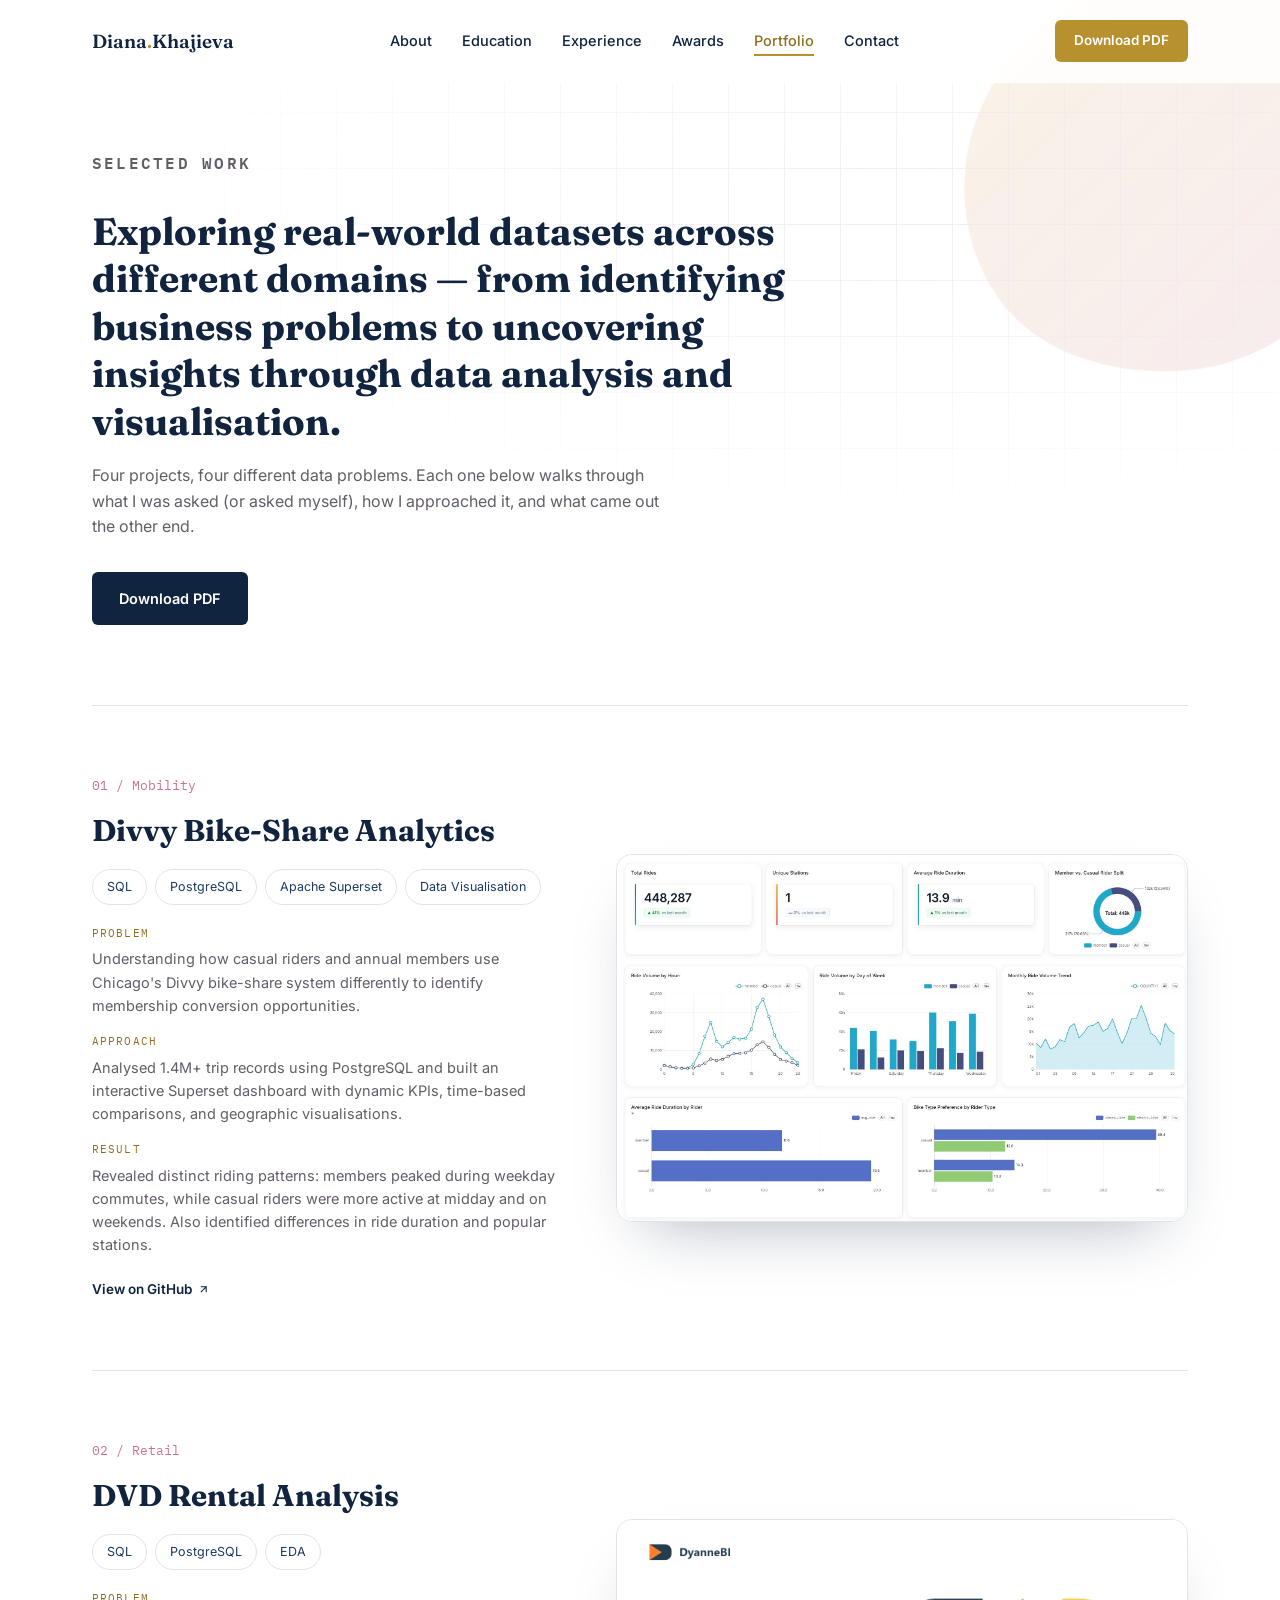
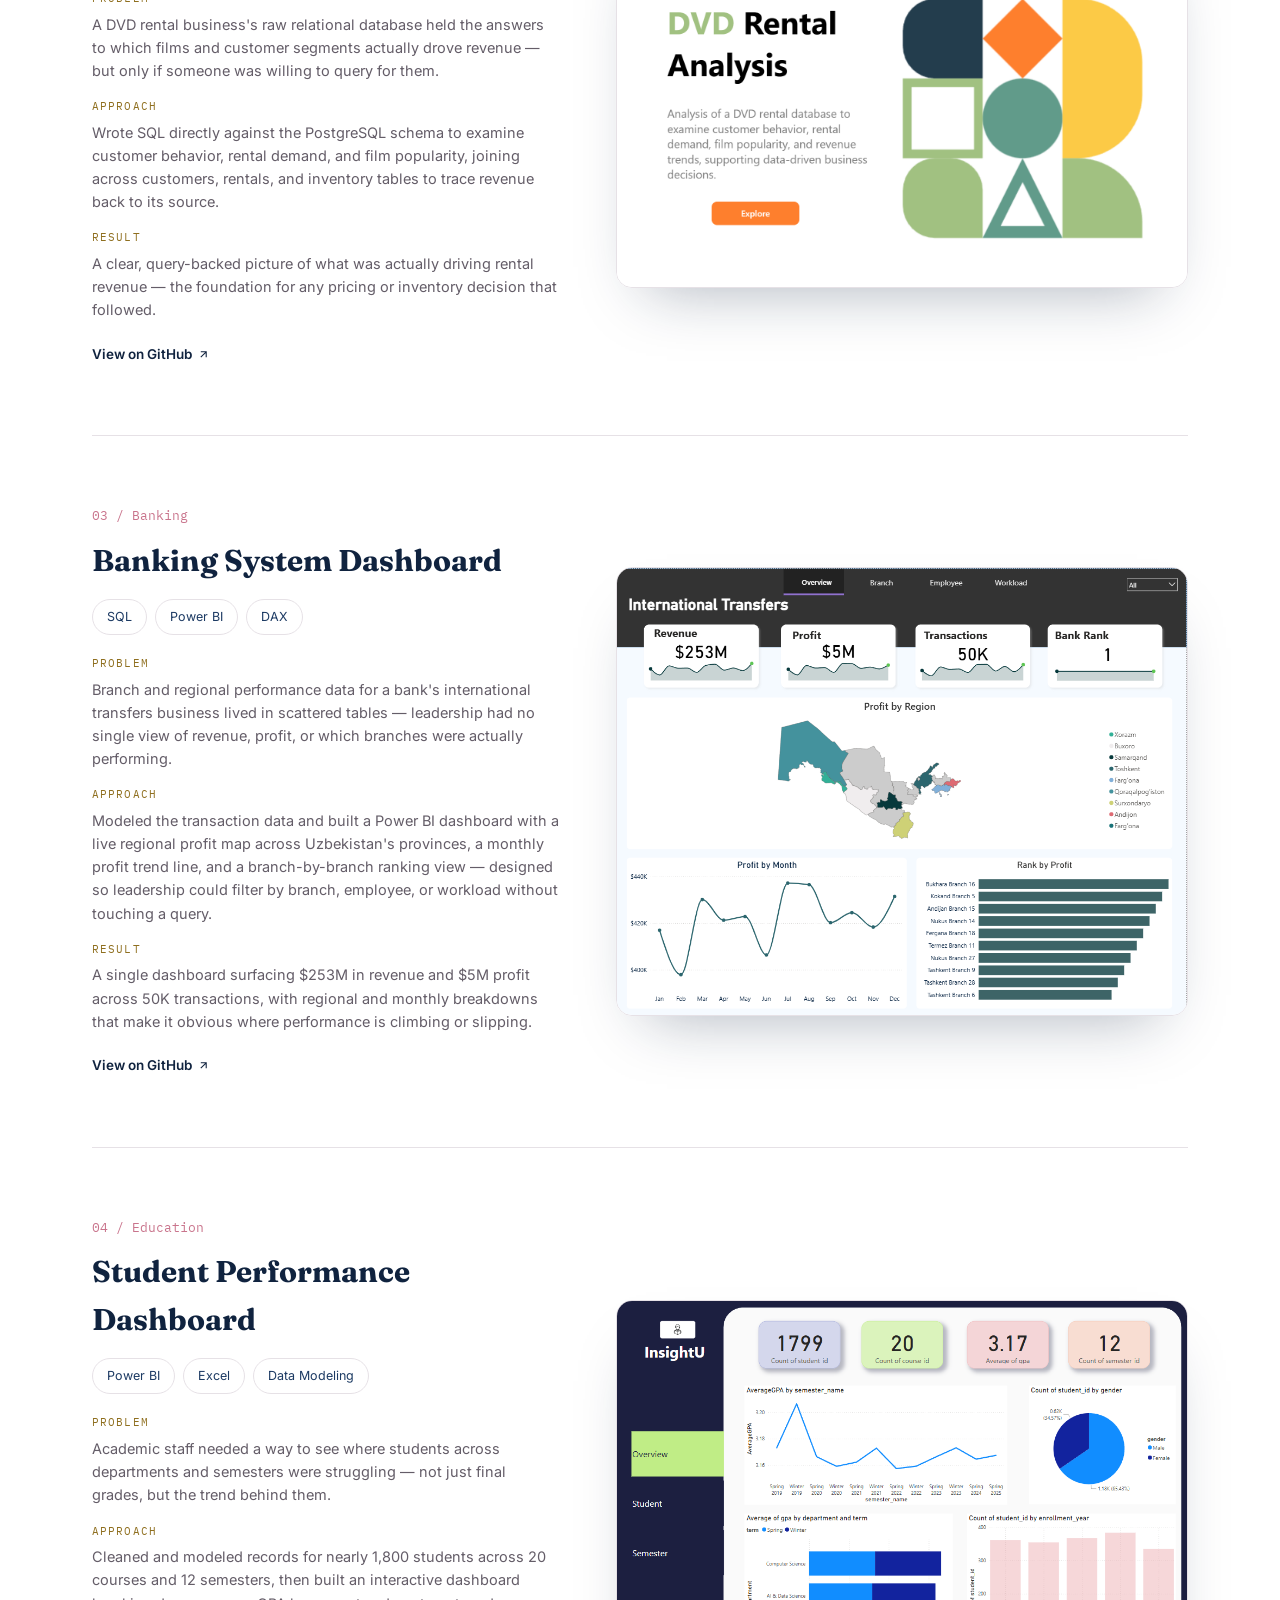
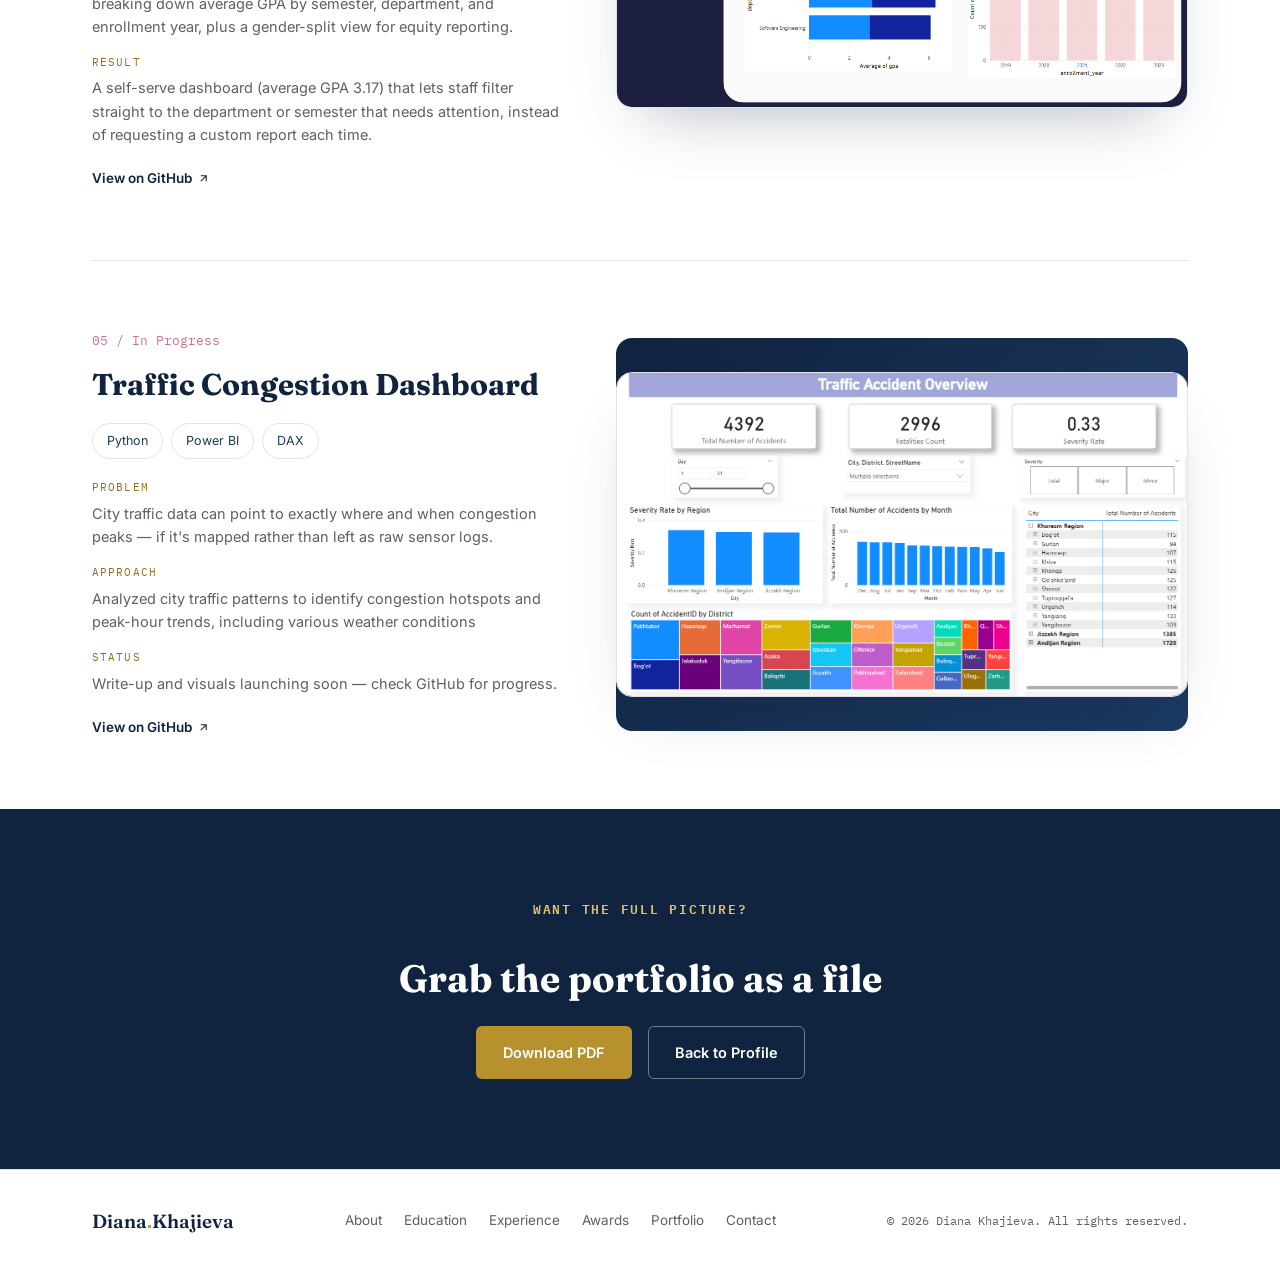
<file: portfolio.html>
<!DOCTYPE html>
<html lang="en">
<head>
<meta charset="UTF-8" />
<meta name="viewport" content="width=device-width, initial-scale=1.0" />
<title>Portfolio — Diana Khajieva</title>
<meta name="description" content="Diana Khajieva's data analytics portfolio — banking, education, and geospatial dashboard case studies." />
<link rel="preconnect" href="https://fonts.googleapis.com">
<link rel="preconnect" href="https://fonts.gstatic.com" crossorigin>
<link href="https://fonts.googleapis.com/css2?family=Fraunces:opsz,wght@9..144,500;9..144,600;9..144,700;9..144,900&family=Inter:wght@400;500;600;700&family=IBM+Plex+Mono:wght@400;500;600&display=swap" rel="stylesheet">
<link rel="stylesheet" href="style.css">
</head>
<body>

<div class="scroll-progress" id="scrollProgress"></div>

<!-- ===== Nav ===== -->
<header class="nav" id="nav">
  <div class="nav-inner">
    <a href="index.html" class="nav-logo">Diana<span>.</span>Khajieva</a>

    <nav class="nav-links" id="navLinks">
      <a href="index.html#about" class="nav-link">About</a>
      <a href="index.html#education" class="nav-link">Education</a>
      <a href="index.html#experience" class="nav-link">Experience</a>
      <a href="index.html#awards" class="nav-link">Awards</a>
      <a href="portfolio.html" class="nav-link active">Portfolio</a>
      <a href="index.html#contact" class="nav-link">Contact</a>
    </nav>

    <a href="assets/Diana_Khajieva_Portfolio.pdf" class="btn btn-small btn-gold nav-cta" download>Download PDF</a>

    <button class="nav-toggle" id="navToggle" aria-label="Toggle menu" aria-expanded="false">
      <span></span><span></span><span></span>
    </button>
  </div>
</header>

<main>

  <!-- ===== Portfolio hero ===== -->
  <section class="pf-hero">
    <div class="bg-blob blob-float" data-parallax="0.08" style="width:520px;height:520px;top:-5%;right:-12%;opacity:.5;" aria-hidden="true">
      <svg viewBox="0 0 200 200"><defs><linearGradient id="pfHeroGrad" x1="0%" y1="0%" x2="100%" y2="100%"><stop offset="0%" stop-color="#e3c26e" stop-opacity=".35"/><stop offset="100%" stop-color="#c9748c" stop-opacity=".28"/></linearGradient></defs>
      <path fill="url(#pfHeroGrad)" transform="translate(100 100)" d="M45.7,-58.4C59.9,-49.7,72.5,-36.9,76.9,-21.5C81.3,-6.1,77.5,11.9,69.4,27.4C61.3,42.9,48.9,55.9,34.2,63.6C19.5,71.3,2.5,73.7,-14.5,71.9C-31.5,70.1,-48.5,64.1,-60.6,52.3C-72.7,40.5,-79.9,22.9,-80.6,4.9C-81.3,-13.1,-75.5,-31.5,-64.5,-45.5C-53.5,-59.5,-37.3,-69.1,-20.6,-76.6C-3.9,-84.1,13.3,-89.5,27.9,-84.4C42.5,-79.3,54.5,-63.7,45.7,-58.4Z"/></svg>
    </div>
    <div class="hero-grid-bg" aria-hidden="true"></div>
    <div class="pf-hero-inner">
      <p class="eyebrow reveal">Selected Work</p>
      <h1 class="reveal">Exploring real-world datasets across different domains — from identifying business problems to uncovering insights through data analysis and visualisation.</h1>
      <p class="reveal">Four projects, four different data problems. Each one below walks through what I was asked (or asked myself), how I approached it, and what came out the other end.</p>
      <div class="pf-hero-actions reveal">
        <a href="assets/Diana_Khajieva_Portfolio.pdf" class="btn btn-navy" download>Download PDF</a>
      </div>
    </div>
  </section>

  <!-- ===== Case studies ===== -->
  <section class="case-list">
    <div class="section-inner">
      
      <article class="case-study reveal">
        <div class="case-copy">
          <span class="case-number mono">01 / Mobility</span>
          <h2>Divvy Bike-Share Analytics</h2>
          <div class="case-tags">
            <span class="tag-outline">SQL</span><span class="tag-outline">PostgreSQL</span><span class="tag-outline">Apache Superset</span><span class="tag-outline">Data Visualisation</span>
          </div>
          <div class="case-block">
            <span class="case-block-label">Problem</span>
            <p>Understanding how casual riders and annual members use Chicago's Divvy bike-share system differently to identify membership conversion opportunities.</p>
          </div>
          <div class="case-block">
            <span class="case-block-label">Approach</span>
            <p>Analysed 1.4M+ trip records using PostgreSQL and built an interactive Superset dashboard with dynamic KPIs, time-based comparisons, and geographic visualisations.</p>
          </div>
          <div class="case-block">
            <span class="case-block-label">Result</span>
            <p>Revealed distinct riding patterns: members peaked during weekday commutes, while casual riders were more active at midday and on weekends. Also identified differences in ride duration and popular stations.</p>
          </div>
          <div class="case-links">
            <a href="https://github.com/dianakhajieva/divvy-bikeshare-analytics-dashboard" target="_blank" rel="noopener" class="link-arrow">View on GitHub <svg viewBox="0 0 24 24" fill="none" stroke="currentColor" stroke-width="2"><path d="M7 17 17 7M7 7h10v10"/></svg></a>
          </div>
        </div>
        <div class="case-media">
          <div class="case-media-frame"><img src="assets/project-divvy-bikeshare.png" alt="Divvy Bike-Share Analytics Dashboard"></div>
        </div>
      </article>
      
      <article class="case-study reveal">
        <div class="case-copy">
          <span class="case-number mono">02 / Retail</span>
          <h2>DVD Rental Analysis</h2>
          <div class="case-tags">
            <span class="tag-outline">SQL</span><span class="tag-outline">PostgreSQL</span><span class="tag-outline">EDA</span>
          </div>
          <div class="case-block">
            <span class="case-block-label">Problem</span>
            <p>A DVD rental business's raw relational database held the answers to which films and customer segments actually drove revenue — but only if someone was willing to query for them.</p>
          </div>
          <div class="case-block">
            <span class="case-block-label">Approach</span>
            <p>Wrote SQL directly against the PostgreSQL schema to examine customer behavior, rental demand, and film popularity, joining across customers, rentals, and inventory tables to trace revenue back to its source.</p>
          </div>
          <div class="case-block">
            <span class="case-block-label">Result</span>
            <p>A clear, query-backed picture of what was actually driving rental revenue — the foundation for any pricing or inventory decision that followed.</p>
          </div>
          <div class="case-links">
            <a href="https://github.com/dianakhajieva/DVD-Rental-Analysis" target="_blank" rel="noopener" class="link-arrow">View on GitHub <svg viewBox="0 0 24 24" fill="none" stroke="currentColor" stroke-width="2"><path d="M7 17 17 7M7 7h10v10"/></svg></a>
          </div>
        </div>
        <div class="case-media">
          <div class="case-media-frame"><img src="assets/project-dvd-rental.png" alt="DVD Rental Analysis project cover"></div>
        </div>
      </article>

      <article class="case-study reveal">
        <div class="case-copy">
          <span class="case-number mono">03 / Banking</span>
          <h2>Banking System Dashboard</h2>
          <div class="case-tags">
            <span class="tag-outline">SQL</span><span class="tag-outline">Power BI</span><span class="tag-outline">DAX</span>
          </div>
          <div class="case-block">
            <span class="case-block-label">Problem</span>
            <p>Branch and regional performance data for a bank's international transfers business lived in scattered tables — leadership had no single view of revenue, profit, or which branches were actually performing.</p>
          </div>
          <div class="case-block">
            <span class="case-block-label">Approach</span>
            <p>Modeled the transaction data and built a Power BI dashboard with a live regional profit map across Uzbekistan's provinces, a monthly profit trend line, and a branch-by-branch ranking view — designed so leadership could filter by branch, employee, or workload without touching a query.</p>
          </div>
          <div class="case-block">
            <span class="case-block-label">Result</span>
            <p>A single dashboard surfacing $253M in revenue and $5M profit across 50K transactions, with regional and monthly breakdowns that make it obvious where performance is climbing or slipping.</p>
          </div>
          <div class="case-links">
            <a href="https://github.com/dianakhajieva/Banking-Dashboard" target="_blank" rel="noopener" class="link-arrow">View on GitHub <svg viewBox="0 0 24 24" fill="none" stroke="currentColor" stroke-width="2"><path d="M7 17 17 7M7 7h10v10"/></svg></a>
          </div>
        </div>
        <div class="case-media">
          <div class="case-media-frame"><img src="assets/project-banking.png" alt="Banking System Power BI dashboard"></div>
        </div>
      </article>

      <article class="case-study reveal">
        <div class="case-copy">
          <span class="case-number mono">04 / Education</span>
          <h2>Student Performance Dashboard</h2>
          <div class="case-tags">
            <span class="tag-outline">Power BI</span><span class="tag-outline">Excel</span><span class="tag-outline">Data Modeling</span>
          </div>
          <div class="case-block">
            <span class="case-block-label">Problem</span>
            <p>Academic staff needed a way to see where students across departments and semesters were struggling — not just final grades, but the trend behind them.</p>
          </div>
          <div class="case-block">
            <span class="case-block-label">Approach</span>
            <p>Cleaned and modeled records for nearly 1,800 students across 20 courses and 12 semesters, then built an interactive dashboard breaking down average GPA by semester, department, and enrollment year, plus a gender-split view for equity reporting.</p>
          </div>
          <div class="case-block">
            <span class="case-block-label">Result</span>
            <p>A self-serve dashboard (average GPA 3.17) that lets staff filter straight to the department or semester that needs attention, instead of requesting a custom report each time.</p>
          </div>
          <div class="case-links">
            <a href="https://github.com/dianakhajieva/Student-Dashboard" target="_blank" rel="noopener" class="link-arrow">View on GitHub <svg viewBox="0 0 24 24" fill="none" stroke="currentColor" stroke-width="2"><path d="M7 17 17 7M7 7h10v10"/></svg></a>
          </div>
        </div>
        <div class="case-media">
          <div class="case-media-frame"><img src="assets/project-student-performance.png" alt="Student Performance Power BI dashboard"></div>
        </div>
      </article>

      <article class="case-study reveal">
        <div class="case-copy">
          <span class="case-number mono">05 / In Progress</span>
          <h2>Traffic Congestion Dashboard</h2>
          <div class="case-tags">
            <span class="tag-outline">Python</span><span class="tag-outline">Power BI</span><span class="tag-outline">DAX</span>
          </div>
          <div class="case-block">
            <span class="case-block-label">Problem</span>
            <p>City traffic data can point to exactly where and when congestion peaks — if it's mapped rather than left as raw sensor logs.</p>
          </div>
          <div class="case-block">
            <span class="case-block-label">Approach</span>
            <p>Analyzed city traffic patterns to identify congestion hotspots and peak-hour trends, including various weather conditions</p>
          </div>
          <div class="case-block">
            <span class="case-block-label">Status</span>
            <p>Write-up and visuals launching soon — check GitHub for progress.</p>
          </div>
          <div class="case-links">
            <a href="https://github.com/dianakhajieva/Traffic-Dashboard" target="_blank" rel="noopener" class="link-arrow">View on GitHub <svg viewBox="0 0 24 24" fill="none" stroke="currentColor" stroke-width="2"><path d="M7 17 17 7M7 7h10v10"/></svg></a>
          </div>
        </div>
        <div class="case-media">
          <div class="case-media-soon">
              <div class="case-media-frame"><img src="assets/project-traffic-congestion.png" alt="Student Performance Power BI dashboard"></div>
          </div>
        </div>
      </article>

    </div>
  </section>

  <!-- ===== CTA ===== -->
  <section class="pf-cta">
    <div class="section-inner">
      <p class="eyebrow reveal" style="color:var(--gold-light);">Want the full picture?</p>
      <h2 class="reveal">Grab the portfolio as a file</h2>
      <div class="pf-cta-actions reveal">
        <a href="assets/Diana_Khajieva_Portfolio.pdf" class="btn btn-navy" download>Download PDF</a>
        <a href="index.html" class="btn btn-outline">Back to Profile</a>
      </div>
    </div>
  </section>

</main>

<footer class="footer">
  <div class="footer-inner">
    <a href="index.html" class="nav-logo">Diana<span>.</span>Khajieva</a>
    <nav class="footer-links">
      <a href="index.html#about">About</a>
      <a href="index.html#education">Education</a>
      <a href="index.html#experience">Experience</a>
      <a href="index.html#awards">Awards</a>
      <a href="portfolio.html">Portfolio</a>
      <a href="index.html#contact">Contact</a>
    </nav>
    <p class="mono footer-copy">&copy; 2026 Diana Khajieva. All rights reserved.</p>
  </div>
</footer>

<button class="to-top" id="toTop" aria-label="Back to top">
  <svg viewBox="0 0 24 24" fill="none" stroke="currentColor" stroke-width="2"><path d="m18 15-6-6-6 6"/></svg>
</button>

<script src="script.js"></script>
</body>
</html>
</file>
<file: style.css>
/* =========================================================
   Diana Khajieva — Profile & Portfolio
   Palette: white / navy / gold / dusty rose
   Type: Fraunces (display) + Inter (body) + IBM Plex Mono (data)
========================================================= */

:root{
  --white:#ffffff;
  --navy-900:#10233f;
  --navy-700:#1c3a63;
  --navy-500:#2c4d82;
  --gold:#b8912f;
  --gold-light:#e3c26e;
  --gold-dark:#8f6f1f;
  --rose:#c9748c;
  --rose-light:#f8e8ee;
  --rose-dark:#a1546b;
  --gray-100:#f7f6f8;
  --gray-200:#ece9ed;
  --gray-400:#c7c1c9;
  --gray-600:#645d68;
  --line:#e6e1e6;

  --font-display: 'Fraunces', Georgia, serif;
  --font-body: 'Inter', -apple-system, BlinkMacSystemFont, sans-serif;
  --font-mono: 'IBM Plex Mono', 'Courier New', monospace;

  --max-w: 1160px;
  --section-pad: 128px;
  --ease: cubic-bezier(.22,.68,.32,1);
}

*{ box-sizing:border-box; margin:0; padding:0; }
html{ scroll-behavior:smooth; }
@media (prefers-reduced-motion: reduce){
  html{ scroll-behavior:auto; }
  *{ animation-duration:0.001ms !important; animation-iteration-count:1 !important; transition-duration:0.001ms !important; }
}

body{
  font-family:var(--font-body);
  color:var(--navy-900);
  background:var(--white);
  line-height:1.6;
  -webkit-font-smoothing:antialiased;
  overflow-x:hidden;
}

img{ max-width:100%; display:block; }
a{ color:inherit; text-decoration:none; }
ul{ list-style:none; }
.mono{ font-family:var(--font-mono); }
button{ font-family:inherit; }

::selection{ background:var(--rose); color:var(--white); }

:focus-visible{
  outline:2px solid var(--rose-dark);
  outline-offset:3px;
  border-radius:2px;
}

/* ===== Scroll progress ===== */
.scroll-progress{
  position:fixed; top:0; left:0; height:3px; width:0%;
  background:linear-gradient(90deg,var(--gold),var(--rose));
  z-index:1000;
  transition:width .1s linear;
}

/* ===== Section scaffolding ===== */
.section-inner{
  max-width:var(--max-w);
  margin:0 auto;
  padding:0 32px;
  position:relative;
}
.section{ padding:var(--section-pad) 0; position:relative; overflow:hidden; }
.section-alt{ background:var(--gray-100); }
.eyebrow{
  font-family:var(--font-mono);
  font-size:12.5px;
  letter-spacing:.14em;
  text-transform:uppercase;
  color:var(--rose-dark);
  font-weight:600;
  margin-bottom:10px;
}
.section-title{
  font-family:var(--font-display);
  font-weight:600;
  font-size:clamp(32px,4vw,44px);
  color:var(--navy-900);
  margin-bottom:56px;
  position:relative;
  padding-bottom:18px;
}
.section-title::after{
  content:"";
  position:absolute; left:0; bottom:0;
  width:56px; height:3px;
  background:var(--gold);
  border-radius:2px;
}

/* ===== Reveal-on-scroll ===== */
.reveal{
  opacity:0;
  transform:translateY(24px);
  transition:opacity .7s var(--ease), transform .7s var(--ease);
}
.reveal.is-visible{ opacity:1; transform:none; }

/* ===== Decorative parallax blobs ===== */
.bg-blob{
  position:absolute;
  z-index:0;
  pointer-events:none;
  will-change:transform;
}
.bg-blob svg{ width:100%; height:100%; display:block; }
.blob-float{ animation:blobFloat 9s ease-in-out infinite; }
.blob-float-slow{ animation:blobFloat 13s ease-in-out infinite; }
@keyframes blobFloat{
  0%,100%{ transform:translate(0,0) rotate(0deg) scale(1); }
  50%{ transform:translate(-2%,3%) rotate(6deg) scale(1.03); }
}

/* ===== Buttons ===== */
.btn{
  display:inline-flex; align-items:center; gap:8px;
  padding:14px 26px;
  font-weight:600;
  font-size:14.5px;
  border-radius:6px;
  border:1.5px solid transparent;
  cursor:pointer;
  transition:transform .25s var(--ease), box-shadow .25s var(--ease), background .25s var(--ease), color .25s var(--ease);
}
.btn-navy{ background:var(--navy-900); color:var(--white); }
.btn-navy:hover{ background:var(--navy-700); transform:translateY(-2px); box-shadow:0 10px 24px -8px rgba(16,35,63,.45); }
.btn-outline{ border-color:var(--navy-900); color:var(--navy-900); }
.btn-outline:hover{ background:var(--navy-900); color:var(--white); transform:translateY(-2px); }
.btn-gold{ background:var(--gold); color:var(--white); }
.btn-gold:hover{ background:var(--gold-dark); transform:translateY(-1px); }
.btn-small{ padding:9px 18px; font-size:13.5px; }

/* ===== Nav ===== */
.nav{
  position:fixed; top:0; left:0; right:0; z-index:900;
  background:rgba(255,255,255,.85);
  backdrop-filter:blur(10px);
  border-bottom:1px solid transparent;
  transition:border-color .3s, box-shadow .3s, padding .3s;
}
.nav.scrolled{ border-bottom-color:var(--line); box-shadow:0 6px 24px -16px rgba(16,35,63,.25); }
.nav-inner{
  max-width:var(--max-w); margin:0 auto; padding:20px 32px;
  display:flex; align-items:center; justify-content:space-between; gap:24px;
  transition:padding .3s;
}
.nav.scrolled .nav-inner{ padding:14px 32px; }
.nav-logo{ font-family:var(--font-display); font-weight:600; font-size:19px; color:var(--navy-900); white-space:nowrap; }
.nav-logo span{ color:var(--gold); }
.nav-links{ display:flex; gap:30px; }
.nav-link{ font-size:14.5px; font-weight:500; color:var(--navy-900); position:relative; padding:4px 0; white-space:nowrap; }
.nav-link::after{ content:""; position:absolute; left:0; bottom:0; width:0; height:2px; background:var(--gold); transition:width .3s var(--ease); }
.nav-link:hover::after, .nav-link.active::after{ width:100%; }
.nav-link.active{ color:var(--gold-dark); }
.nav-cta{ flex-shrink:0; }
.nav-toggle{ display:none; flex-direction:column; gap:5px; background:none; border:none; cursor:pointer; padding:6px; }
.nav-toggle span{ width:22px; height:2px; background:var(--navy-900); border-radius:2px; transition:transform .3s, opacity .3s; }
.nav-toggle.open span:nth-child(1){ transform:translateY(7px) rotate(45deg); }
.nav-toggle.open span:nth-child(2){ opacity:0; }
.nav-toggle.open span:nth-child(3){ transform:translateY(-7px) rotate(-45deg); }

/* ===== Hero ===== */
.hero{ position:relative; min-height:100vh; display:flex; flex-direction:column; justify-content:center; padding:150px 0 90px; overflow:hidden; }
.hero-grid-bg{
  position:absolute; inset:0;
  background-image:linear-gradient(var(--gray-200) 1px, transparent 1px), linear-gradient(90deg, var(--gray-200) 1px, transparent 1px);
  background-size:56px 56px;
  mask-image:radial-gradient(ellipse 80% 60% at 70% 30%, black 10%, transparent 75%);
  -webkit-mask-image:radial-gradient(ellipse 80% 60% at 70% 30%, black 10%, transparent 75%);
  opacity:.7;
}
.hero-blob{ position:absolute; top:8%; right:-6%; width:640px; height:640px; z-index:0; }
.hero-inner{
  max-width:var(--max-w); margin:0 auto; padding:0 32px;
  display:grid; grid-template-columns:1.05fr .95fr; gap:40px; align-items:center;
  width:100%; position:relative; z-index:2;
}
.hero-title{ font-family:var(--font-display); font-weight:700; font-size:clamp(46px,7vw,80px); line-height:1.02; color:var(--navy-900); margin:14px 0 6px; letter-spacing:-.01em; }
.hero-role{ font-family:var(--font-mono); font-size:16px; color:var(--rose-dark); font-weight:600; margin-bottom:20px; min-height:22px; }
.type-cursor{ color:var(--gold); animation:blink 1s step-end infinite; }
@keyframes blink{ 50%{ opacity:0; } }
.hero-sub{ font-size:17px; color:var(--gray-600); max-width:480px; margin-bottom:32px; }
.hero-actions{ display:flex; gap:16px; flex-wrap:wrap; margin-bottom:36px; }
.hero-socials{ display:flex; gap:14px; }
.social-icon{
  width:40px; height:40px; border:1.5px solid var(--line); border-radius:50%;
  display:flex; align-items:center; justify-content:center; color:var(--navy-900);
  transition:all .25s var(--ease);
}
.social-icon svg{ width:17px; height:17px; }
.social-icon:hover{ background:var(--navy-900); color:var(--white); border-color:var(--navy-900); transform:translateY(-3px); }

/* Hero photo blob treatment */
.hero-chart{ position:relative; display:flex; justify-content:center; z-index:1; }
.photo-halo{
  position:absolute; width:130%; height:114%; top:-14%; left:-15%;
  background:radial-gradient(circle at 55% 25%, rgba(230,201,150,.45), transparent 62%),
             radial-gradient(circle at 30% 78%, rgba(201,116,140,.28), transparent 58%),
             radial-gradient(circle at 75% 70%, rgba(247,233,210,.6), transparent 65%);
  z-index:0; pointer-events:none;
}
.chart-card{ position:relative; width:100%; max-width:400px; z-index:2; }
.hero-photo-wrap{
  position:relative;
  width:100%;
  aspect-ratio:4/4.6;
}
.hero-photo-wrap::before{
  content:"";
  position:absolute; inset:4%;
  background:linear-gradient(155deg, #f7ecdd, #f3e2e6);
  border-radius:38% 62% 55% 45% / 45% 40% 60% 55%;
  z-index:-1;
}
.hero-blob-shape{
  position:absolute; top:-8%; left:-8%; right:-8%; bottom:0;
  z-index:0;
}
.hero-blob-shape path{ fill:url(#blobGradient); }
.hero-photo{
  position:absolute;
  left:50%; bottom:0;
  transform:translateX(-50%);
  width:100%;
  max-width:none;
  z-index:2;
  filter:drop-shadow(0 20px 30px rgba(16,35,63,.2));
  -webkit-mask-image:linear-gradient(to bottom, black 0%, black 82%, transparent 98%);
  mask-image:linear-gradient(to bottom, black 0%, black 82%, transparent 98%);
}
.stat-chip{
  position:absolute;
  background:var(--white);
  border-radius:14px;
  padding:12px 16px;
  box-shadow:0 18px 40px -16px rgba(16,35,63,.4);
  display:flex; align-items:center; gap:10px;
  z-index:3;
  animation:chipFloat 5s ease-in-out infinite;
}
@keyframes chipFloat{ 0%,100%{ transform:translateY(0); } 50%{ transform:translateY(-8px); } }
.stat-chip-gpa{ top:6%; left:-10%; animation-delay:.2s; }
.stat-chip-intern{ bottom:14%; left:-14%; animation-delay:1.1s; }
.stat-chip-cert{ top:38%; right:-12%; animation-delay:.6s; }
.stat-chip b{ display:block; font-family:var(--font-mono); font-size:16px; color:var(--navy-900); line-height:1; }
.stat-chip span{ display:block; font-size:10.5px; color:var(--gray-600); margin-top:3px; white-space:nowrap; }
.ring-wrap{ width:36px; height:36px; flex-shrink:0; }
.ring-bg{ stroke:var(--gray-200); }
.ring-fill{ stroke:var(--gold); stroke-linecap:round; transform:rotate(-90deg); transform-origin:50% 50%; transition:stroke-dashoffset 1.4s var(--ease); }
.chip-icon{ width:30px; height:30px; border-radius:9px; display:flex; align-items:center; justify-content:center; flex-shrink:0; }
.chip-icon svg{ width:15px; height:15px; }
.chip-icon-rose{ background:var(--rose-light); color:var(--rose-dark); }
.chip-icon-gold{ background:#faf1de; color:var(--gold-dark); }

.scroll-cue{
  position:absolute; bottom:28px; left:50%; transform:translateX(-50%); z-index:3;
  display:flex; flex-direction:column; align-items:center; gap:6px;
  font-family:var(--font-mono); font-size:11px; letter-spacing:.08em;
  color:var(--gray-600); text-transform:uppercase;
}
.scroll-cue svg{ width:16px; height:16px; animation:bob 1.8s ease-in-out infinite; }
@keyframes bob{ 0%,100%{ transform:translateY(0); } 50%{ transform:translateY(6px); } }

/* ===== About ===== */
.about-grid{ display:grid; grid-template-columns:1.3fr .9fr; gap:56px; align-items:start; position:relative; z-index:1; }
.about-text{ color:var(--gray-600); margin-bottom:18px; font-size:16px; }
.lang-row{ display:flex; gap:10px; margin-top:26px; flex-wrap:wrap; }
.lang-chip{ border:1px solid var(--line); border-radius:100px; padding:8px 16px; font-size:13px; font-weight:600; color:var(--navy-900); }
.lang-chip em{ font-style:normal; color:var(--rose-dark); margin-left:5px; font-family:var(--font-mono); font-size:11px; }
.about-side{ display:flex; flex-direction:column; gap:20px; }
.info-card{ border:1px solid var(--line); border-radius:12px; padding:24px; background:var(--white); transition:transform .3s var(--ease), box-shadow .3s var(--ease), border-color .3s; }
.info-card:hover{ transform:translateY(-4px); box-shadow:0 20px 40px -24px rgba(16,35,63,.35); border-color:var(--gold); }
.info-card-icon{ width:38px; height:38px; border-radius:9px; background:var(--rose-light); color:var(--rose-dark); display:flex; align-items:center; justify-content:center; margin-bottom:14px; }
.info-card-icon svg{ width:19px; height:19px; }
.info-card h3{ font-family:var(--font-display); font-size:17px; margin-bottom:8px; }
.info-card p{ font-size:13.8px; color:var(--gray-600); }

/* ===== Education ===== */
.edu-card{
  position:relative; z-index:1;
  border:1px solid var(--line); border-radius:20px; padding:40px;
  background:var(--white); box-shadow:0 30px 60px -40px rgba(16,35,63,.3);
}
.edu-card-head{ display:flex; justify-content:space-between; align-items:flex-start; gap:24px; flex-wrap:wrap; margin-bottom:14px; }
.edu-card-head h3{ font-family:var(--font-display); font-size:26px; color:var(--navy-900); }
.edu-org{ color:var(--rose-dark); font-weight:600; margin-top:4px; }
.edu-grade{ display:flex; flex-direction:column; align-items:center; background:var(--navy-900); color:var(--white); border-radius:14px; padding:14px 22px; }
.edu-grade .mono{ font-size:22px; font-weight:600; }
.edu-grade .mono em{ font-style:normal; font-size:13px; color:var(--gold-light); }
.edu-grade-label{ font-size:10px; letter-spacing:.1em; text-transform:uppercase; color:var(--gray-400); margin-top:2px; }
.edu-dates{ color:var(--gray-600); font-size:13px; margin-bottom:14px; }
.edu-field{ color:var(--gray-600); margin-bottom:20px; }
.subject-tags{ display:flex; flex-wrap:wrap; gap:9px; }
.tag-outline{ border:1px solid var(--line); border-radius:100px; padding:7px 14px; font-size:12.5px; color:var(--navy-700); background:var(--gray-100); }

/* ===== Experience: accordion timeline ===== */
.timeline{ position:relative; z-index:1; margin-left:8px; }
.timeline::before{ content:""; position:absolute; left:7px; top:10px; bottom:10px; width:2px; background:linear-gradient(var(--gold), var(--rose)); }
.timeline-item{ position:relative; padding-left:38px; margin-bottom:14px; }
.timeline-dot{ position:absolute; left:0; top:6px; width:16px; height:16px; border-radius:50%; background:var(--white); border:3px solid var(--gold); }
.timeline-item:first-child .timeline-dot{ background:var(--gold); }
.timeline-content{ border:1px solid var(--line); border-radius:14px; padding:20px 24px; background:var(--white); cursor:pointer; transition:border-color .3s, box-shadow .3s; }
.timeline-content:hover{ border-color:var(--gold); box-shadow:0 16px 32px -24px rgba(16,35,63,.3); }
.timeline-date{ font-size:11.5px; color:var(--rose-dark); }
.timeline-content h3{ font-family:var(--font-display); font-size:19px; margin:6px 0 3px; }
.timeline-org{ font-size:13.5px; color:var(--gray-600); margin-bottom:6px; }
.timeline-summary{ font-size:14px; color:var(--navy-700); font-weight:500; }
.timeline-toggle{
  display:inline-flex; align-items:center; gap:6px; margin-top:10px;
  font-size:12px; font-weight:600; color:var(--gold-dark); font-family:var(--font-mono);
}
.timeline-toggle svg{ width:12px; height:12px; transition:transform .3s var(--ease); }
.timeline-item.open .timeline-toggle svg{ transform:rotate(180deg); }
.timeline-details{
  max-height:0; overflow:hidden; transition:max-height .45s var(--ease), margin .45s var(--ease);
}
.timeline-item.open .timeline-details{ max-height:260px; margin-top:12px; }
.timeline-details li{ font-size:13.8px; color:var(--gray-600); padding-left:16px; position:relative; margin-bottom:7px; }
.timeline-details li::before{ content:"—"; position:absolute; left:0; color:var(--rose); }

.volunteer-block{ margin-top:64px; position:relative; z-index:1; }
.skill-group-title{ font-family:var(--font-display); font-size:20px; font-weight:600; margin-bottom:22px; color:var(--navy-900); }
.volunteer-grid-3{ display:grid; grid-template-columns:repeat(3,1fr); gap:20px; }
.volunteer-card{
  border:1px solid var(--line); border-radius:14px; padding:24px;
  background:var(--white); position:relative; overflow:hidden;
  transition:transform .3s var(--ease), box-shadow .3s var(--ease), border-color .3s;
}
.volunteer-card::before{ content:""; position:absolute; top:0; left:0; right:0; height:3px; background:linear-gradient(90deg,var(--gold),var(--rose)); }
.volunteer-card:hover{ transform:translateY(-5px); box-shadow:0 22px 44px -26px rgba(16,35,63,.35); border-color:var(--gold); }
.volunteer-card-icon{ width:38px; height:38px; border-radius:9px; background:var(--rose-light); color:var(--rose-dark); display:flex; align-items:center; justify-content:center; margin-bottom:16px; }
.volunteer-card-icon svg{ width:19px; height:19px; }
.vol-date{ font-size:11px; color:var(--rose-dark); display:block; margin-bottom:8px; }
.volunteer-card h3{ font-family:var(--font-display); font-size:17px; color:var(--navy-900); margin-bottom:8px; }
.volunteer-card p{ font-size:13.5px; color:var(--gray-600); line-height:1.55; }

/* ===== Skills ===== */
.skills-grid-single{ max-width:640px; position:relative; z-index:1; }
.skill-bar{ margin-bottom:22px; }
.skill-bar-head{ display:flex; justify-content:space-between; font-size:14.5px; margin-bottom:8px; }
.skill-pct{ color:var(--rose-dark); font-size:12.5px; }
.skill-track{ height:8px; background:var(--gray-200); border-radius:100px; overflow:hidden; }
.skill-fill{ height:100%; width:0%; border-radius:100px; background:linear-gradient(90deg,var(--navy-700),var(--rose)); transition:width 1.3s var(--ease); }

/* ===== Awards: flip cards ===== */
.badge-category-title{ margin-top:44px; }
.badge-category-title:first-of-type{ margin-top:0; }
.badge-grid{ display:grid; grid-template-columns:repeat(3,1fr); gap:24px; margin-bottom:12px; position:relative; z-index:1; }
.badge-grid-4{ grid-template-columns:repeat(4,1fr); }
.badge-card{ perspective:1200px; height:168px; }
.badge-card-inner{ position:relative; width:100%; height:100%; transition:transform .6s var(--ease); transform-style:preserve-3d; cursor:pointer; }
.badge-card.flipped .badge-card-inner{ transform:rotateY(180deg); }
.badge-front, .badge-back{
  position:absolute; inset:0; backface-visibility:hidden; border-radius:14px;
  padding:22px; border:1px solid var(--line);
  display:flex; flex-direction:column;
}
.badge-front{ background:var(--white); }
.badge-back{ background:var(--navy-900); color:var(--white); transform:rotateY(180deg); justify-content:center; }
.badge-tag{ font-size:10px; letter-spacing:.1em; text-transform:uppercase; color:var(--gold-dark); background:#faf1de; display:inline-block; padding:4px 10px; border-radius:100px; margin-bottom:auto; align-self:flex-start; }
.badge-front h3{ font-family:var(--font-display); font-size:16.5px; margin-top:12px; line-height:1.25; }
.badge-org{ font-size:12.5px; color:var(--gray-600); margin-top:auto; }
.badge-desc{ font-size:13px; color:var(--gray-200); line-height:1.5; }
.badge-flip-hint{ position:absolute; bottom:10px; right:14px; font-size:9.5px; color:var(--gray-400); font-family:var(--font-mono); }

/* ===== Portfolio CTA (index teaser) ===== */
.section-portfolio{ background:linear-gradient(160deg, var(--navy-900), var(--navy-700)); color:var(--white); }
.section-portfolio .eyebrow{ color:var(--gold-light); }
.section-portfolio .section-title{ color:var(--white); }
.portfolio-inner{ display:grid; grid-template-columns:1.15fr .85fr; gap:56px; align-items:center; position:relative; z-index:1; }
.portfolio-lede{ color:var(--gray-400); font-size:16px; max-width:480px; margin-bottom:26px; }
.mini-projects{ display:flex; flex-wrap:wrap; gap:10px; margin-bottom:34px; }
.mini-tag{ border:1px solid rgba(255,255,255,.2); border-radius:100px; padding:8px 15px; font-size:12.5px; color:var(--white); }
.mini-tag-soon{ border-style:dashed; color:var(--gold-light); }
.portfolio-actions{ display:flex; gap:16px; flex-wrap:wrap; }
.section-portfolio .btn-navy{ background:var(--gold); }
.section-portfolio .btn-navy:hover{ background:var(--gold-dark); }
.section-portfolio .btn-outline{ border-color:rgba(255,255,255,.4); color:var(--white); }
.section-portfolio .btn-outline:hover{ background:rgba(255,255,255,.1); }

.portfolio-doc-preview{ display:flex; justify-content:center; }
.doc-mock{
  width:230px; background:var(--white); border-radius:12px; padding:26px 22px;
  box-shadow:0 40px 70px -30px rgba(0,0,0,.5);
  transform:rotate(3deg);
}
.doc-mock-line{ height:9px; background:var(--gray-200); border-radius:4px; margin-bottom:11px; }
.doc-mock-title{ width:75%; height:14px; background:var(--gold); margin-bottom:16px; }
.doc-mock-thumb{ width:100%; height:70px; background:var(--rose-light); border-radius:6px; margin-bottom:14px; }

/* ===== Contact ===== */
.section-contact{ background:var(--navy-900); color:var(--white); text-align:center; }
.section-contact .eyebrow{ color:var(--gold-light); }
.section-contact .section-title{ color:var(--white); margin-left:auto; margin-right:auto; }
.section-contact .section-title::after{ left:50%; transform:translateX(-50%); }
.contact-lede{ max-width:520px; margin:0 auto 52px; color:var(--gray-400); font-size:16px; position:relative; z-index:1; }
.contact-grid{ display:grid; grid-template-columns:repeat(3,1fr); gap:24px; max-width:720px; margin:0 auto; position:relative; z-index:1; }
.contact-card{ border:1px solid rgba(255,255,255,.14); border-radius:14px; padding:30px 20px; display:flex; flex-direction:column; align-items:center; gap:10px; transition:all .3s var(--ease); }
.contact-card svg{ width:24px; height:24px; color:var(--gold-light); }
.contact-card span{ font-weight:600; font-size:15px; }
.contact-card p{ color:var(--gray-400); font-size:12.5px; }
.contact-card:hover{ background:rgba(255,255,255,.05); border-color:var(--gold); transform:translateY(-6px); }

/* ===== Footer ===== */
.footer{ border-top:1px solid var(--line); padding:36px 0; }
.footer-inner{ max-width:var(--max-w); margin:0 auto; padding:0 32px; display:flex; align-items:center; justify-content:space-between; flex-wrap:wrap; gap:16px; }
.footer-links{ display:flex; gap:22px; flex-wrap:wrap; }
.footer-links a{ font-size:13.5px; color:var(--gray-600); }
.footer-links a:hover{ color:var(--navy-900); }
.footer-copy{ font-size:11.5px; color:var(--gray-600); }

/* ===== Back to top ===== */
.to-top{
  position:fixed; bottom:28px; right:28px; z-index:500;
  width:46px; height:46px; border-radius:50%;
  background:var(--navy-900); color:var(--white); border:none; cursor:pointer;
  display:flex; align-items:center; justify-content:center;
  opacity:0; pointer-events:none; transform:translateY(12px);
  transition:all .3s var(--ease);
  box-shadow:0 12px 28px -12px rgba(16,35,63,.5);
}
.to-top.visible{ opacity:1; pointer-events:auto; transform:none; }
.to-top:hover{ background:var(--gold); }
.to-top svg{ width:18px; height:18px; }

/* =========================================================
   Portfolio page specific
========================================================= */
.pf-hero{ padding:150px 0 80px; position:relative; overflow:hidden; }
.pf-hero-inner{ max-width:var(--max-w); margin:0 auto; padding:0 32px; position:relative; z-index:1; }
.pf-hero h1{ font-family:var(--font-display); font-size:clamp(26px,3.4vw,38px); color:var(--navy-900); margin:12px 0 18px; max-width:700px; line-height:1.25; }
.pf-hero p{ font-size:16px; color:var(--gray-600); max-width:580px; margin-bottom:32px; }
.pf-hero-actions{ display:flex; gap:16px; flex-wrap:wrap; }

.case-list{ display:flex; flex-direction:column; gap:0; position:relative; z-index:1; }
.case-study{ padding:70px 0; border-top:1px solid var(--line); display:grid; grid-template-columns:.9fr 1.1fr; gap:56px; align-items:center; }
.case-study:nth-child(even) .case-media{ order:2; }
.case-number{ font-family:var(--font-mono); color:var(--rose); font-size:13px; margin-bottom:10px; display:block; }
.case-copy h2{ font-family:var(--font-display); font-size:30px; color:var(--navy-900); margin-bottom:14px; }
.case-tags{ display:flex; gap:8px; flex-wrap:wrap; margin-bottom:20px; }
.case-tags .tag-outline{ background:var(--white); }
.case-block{ margin-bottom:16px; }
.case-block-label{ font-family:var(--font-mono); font-size:11px; letter-spacing:.1em; text-transform:uppercase; color:var(--gold-dark); margin-bottom:5px; display:block; }
.case-block p{ font-size:14.5px; color:var(--gray-600); }
.case-links{ display:flex; gap:20px; margin-top:22px; }
.case-media{ position:relative; }
.case-media-frame{ border-radius:16px; overflow:hidden; border:1px solid var(--line); box-shadow:0 30px 60px -30px rgba(16,35,63,.35); transition:transform .4s var(--ease); }
.case-media-frame:hover{ transform:translateY(-6px); }
.case-media-frame img{ width:100%; display:block; }
.case-media-soon{
  aspect-ratio:16/11; border-radius:16px; display:flex; flex-direction:column; align-items:center; justify-content:center; gap:14px;
  background:linear-gradient(135deg,var(--navy-900),var(--navy-700)); color:var(--white);
}
.case-media-soon svg{ width:36px; height:36px; color:var(--gold-light); }
.link-arrow{ display:inline-flex; align-items:center; gap:5px; font-size:13.5px; font-weight:600; color:var(--navy-900); }
.link-arrow svg{ width:13px; height:13px; transition:transform .25s var(--ease); }
.link-arrow:hover{ color:var(--gold-dark); }
.link-arrow:hover svg{ transform:translate(2px,-2px); }

.pf-cta{ background:var(--navy-900); color:var(--white); text-align:center; padding:90px 0; }
.pf-cta h2{ font-family:var(--font-display); font-size:clamp(28px,4vw,38px); margin-bottom:16px; }
.pf-cta p{ color:var(--gray-400); max-width:480px; margin:0 auto 30px; }
.pf-cta-actions{ display:flex; gap:16px; justify-content:center; flex-wrap:wrap; }
.pf-cta .btn-navy{ background:var(--gold); }
.pf-cta .btn-navy:hover{ background:var(--gold-dark); }
.pf-cta .btn-outline{ border-color:rgba(255,255,255,.4); color:var(--white); }
.pf-cta .btn-outline:hover{ background:rgba(255,255,255,.1); }

/* =========================================================
   Responsive
========================================================= */
@media (max-width: 980px){
  .hero-inner{ grid-template-columns:1fr; }
  .hero-chart{ order:-1; max-width:340px; margin:0 auto 20px; }
  .about-grid{ grid-template-columns:1fr; }
  .badge-grid, .badge-grid-4{ grid-template-columns:1fr 1fr; }
  .contact-grid{ grid-template-columns:1fr; max-width:340px; }
  .portfolio-inner{ grid-template-columns:1fr; }
  .portfolio-doc-preview{ order:-1; }
  .case-study, .case-study:nth-child(even){ grid-template-columns:1fr; }
  .case-study:nth-child(even) .case-media{ order:0; }
  .volunteer-grid-3{ grid-template-columns:1fr 1fr; }
}

@media (max-width: 760px){
  :root{ --section-pad:88px; }
  .nav-links, .nav-cta{ display:none; }
  .nav-toggle{ display:flex; }
  .nav-links.open{
    display:flex; flex-direction:column; gap:0;
    position:absolute; top:100%; left:0; right:0;
    background:var(--white); border-bottom:1px solid var(--line);
    padding:8px 32px 20px;
    box-shadow:0 20px 30px -20px rgba(16,35,63,.25);
  }
  .nav-links.open .nav-link{ padding:14px 0; border-bottom:1px solid var(--gray-100); }
  .hero{ padding-top:130px; text-align:left; }
  .hero-actions{ flex-direction:column; align-items:stretch; }
  .hero-actions .btn{ justify-content:center; }
  .stat-chip{ position:static; display:inline-flex; margin:6px 6px 0 0; animation:none; }
  .hero-photo-wrap{ display:flex; }
  .badge-grid, .badge-grid-4{ grid-template-columns:1fr; }
  .volunteer-grid-3{ grid-template-columns:1fr; }
  .edu-card{ padding:26px; }
  .edu-card-head{ flex-direction:column; }
}
</file>
